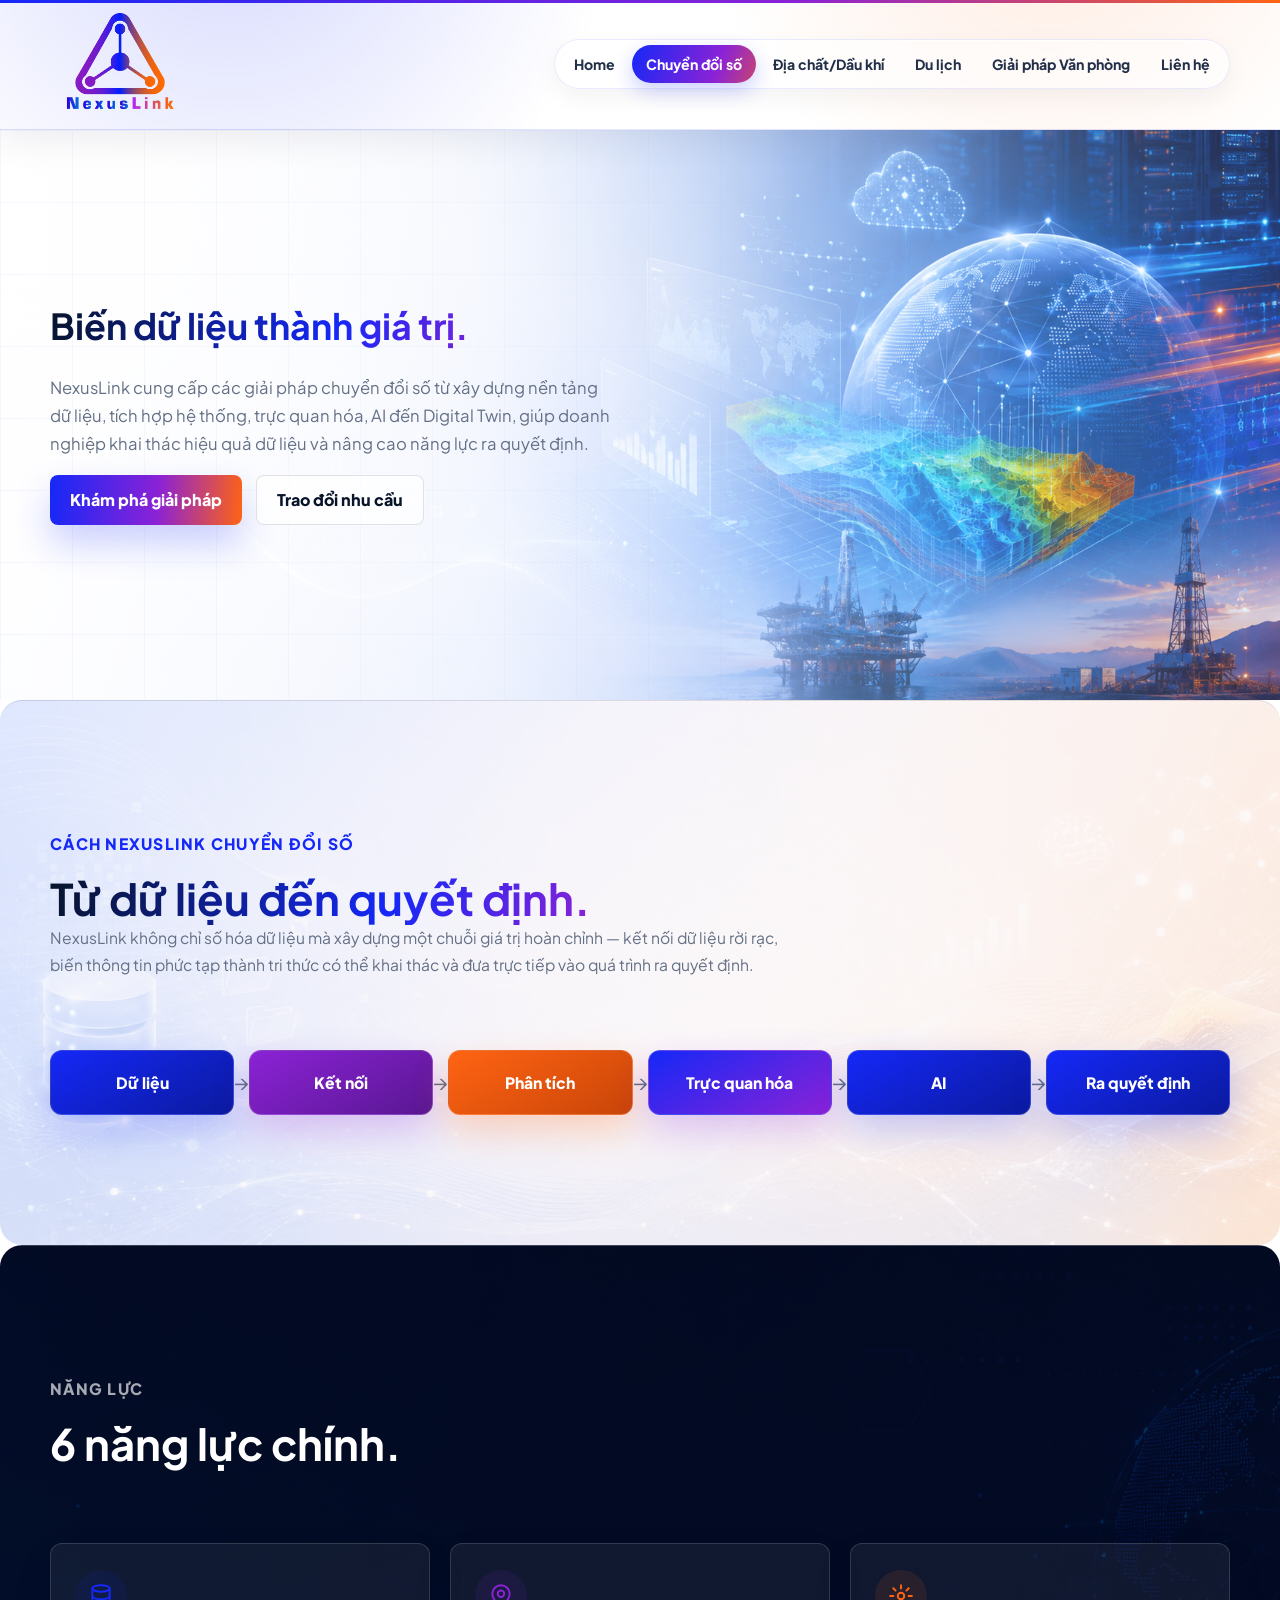
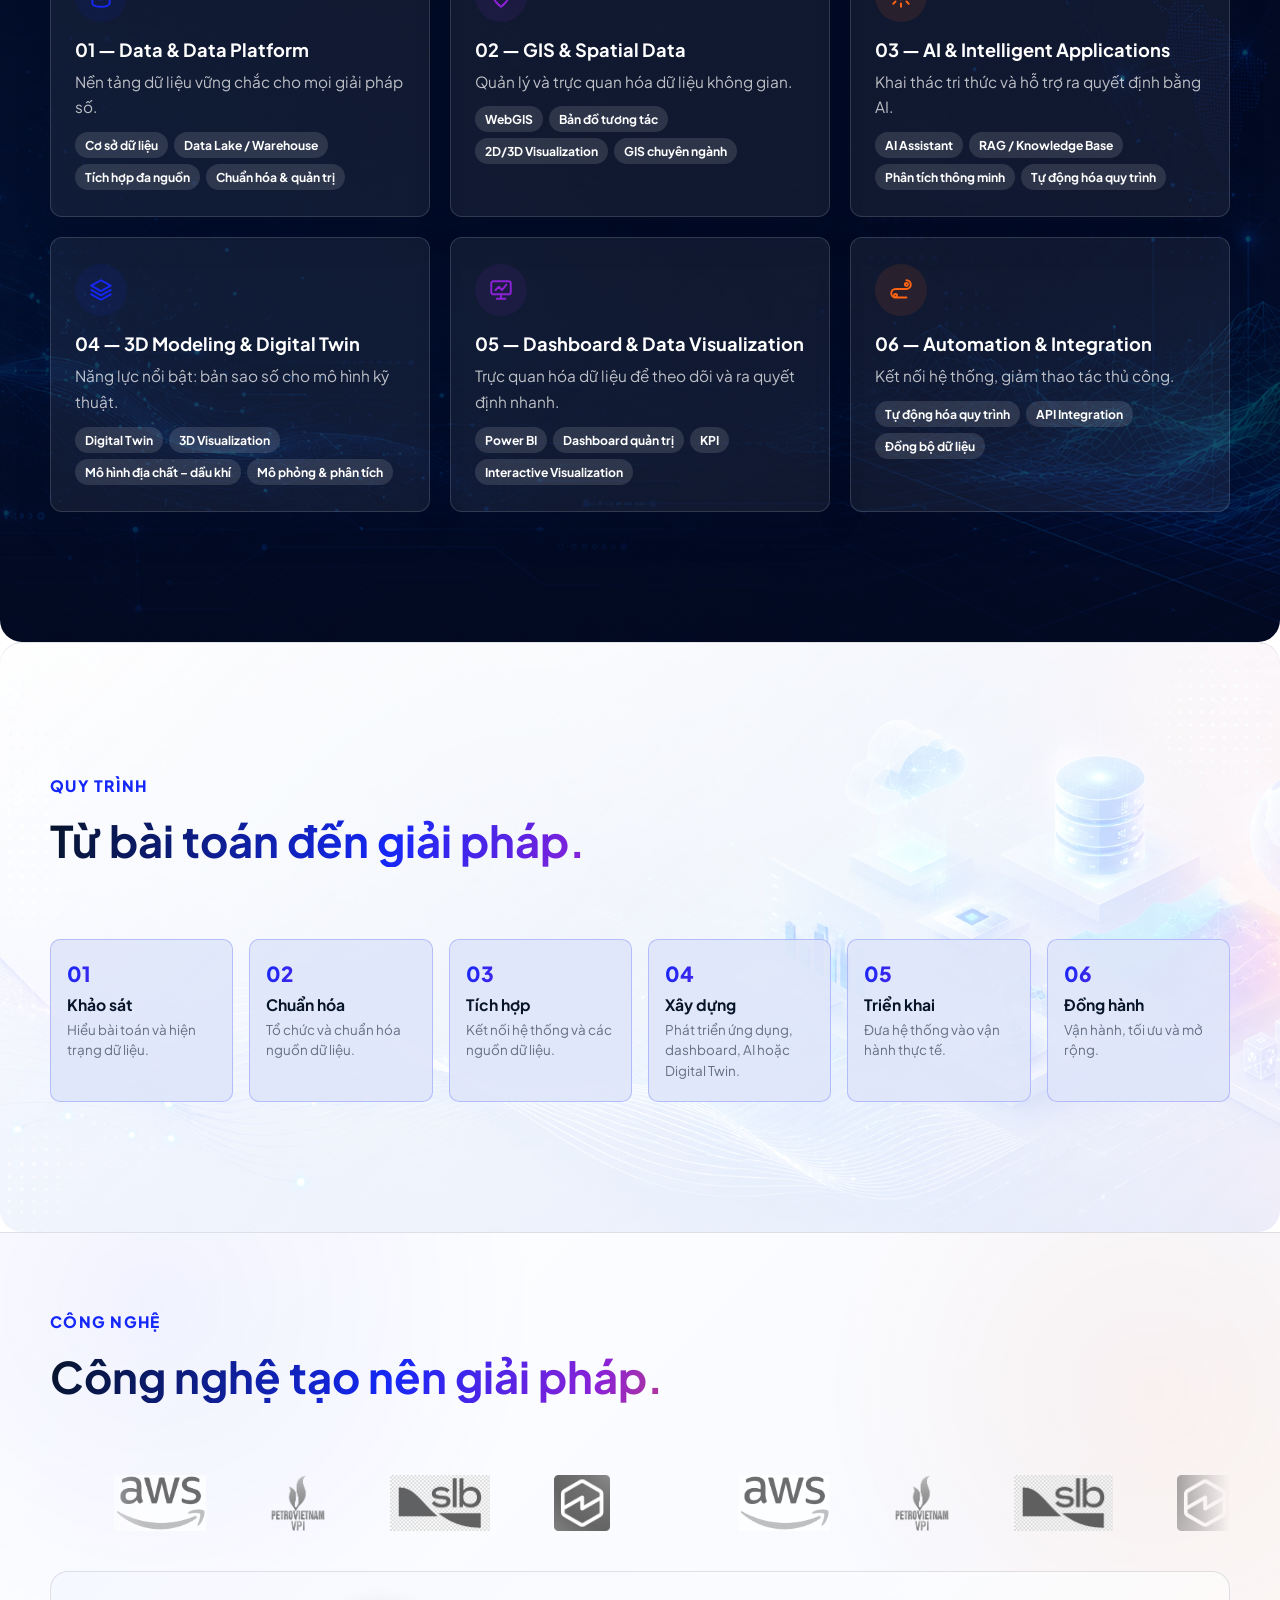
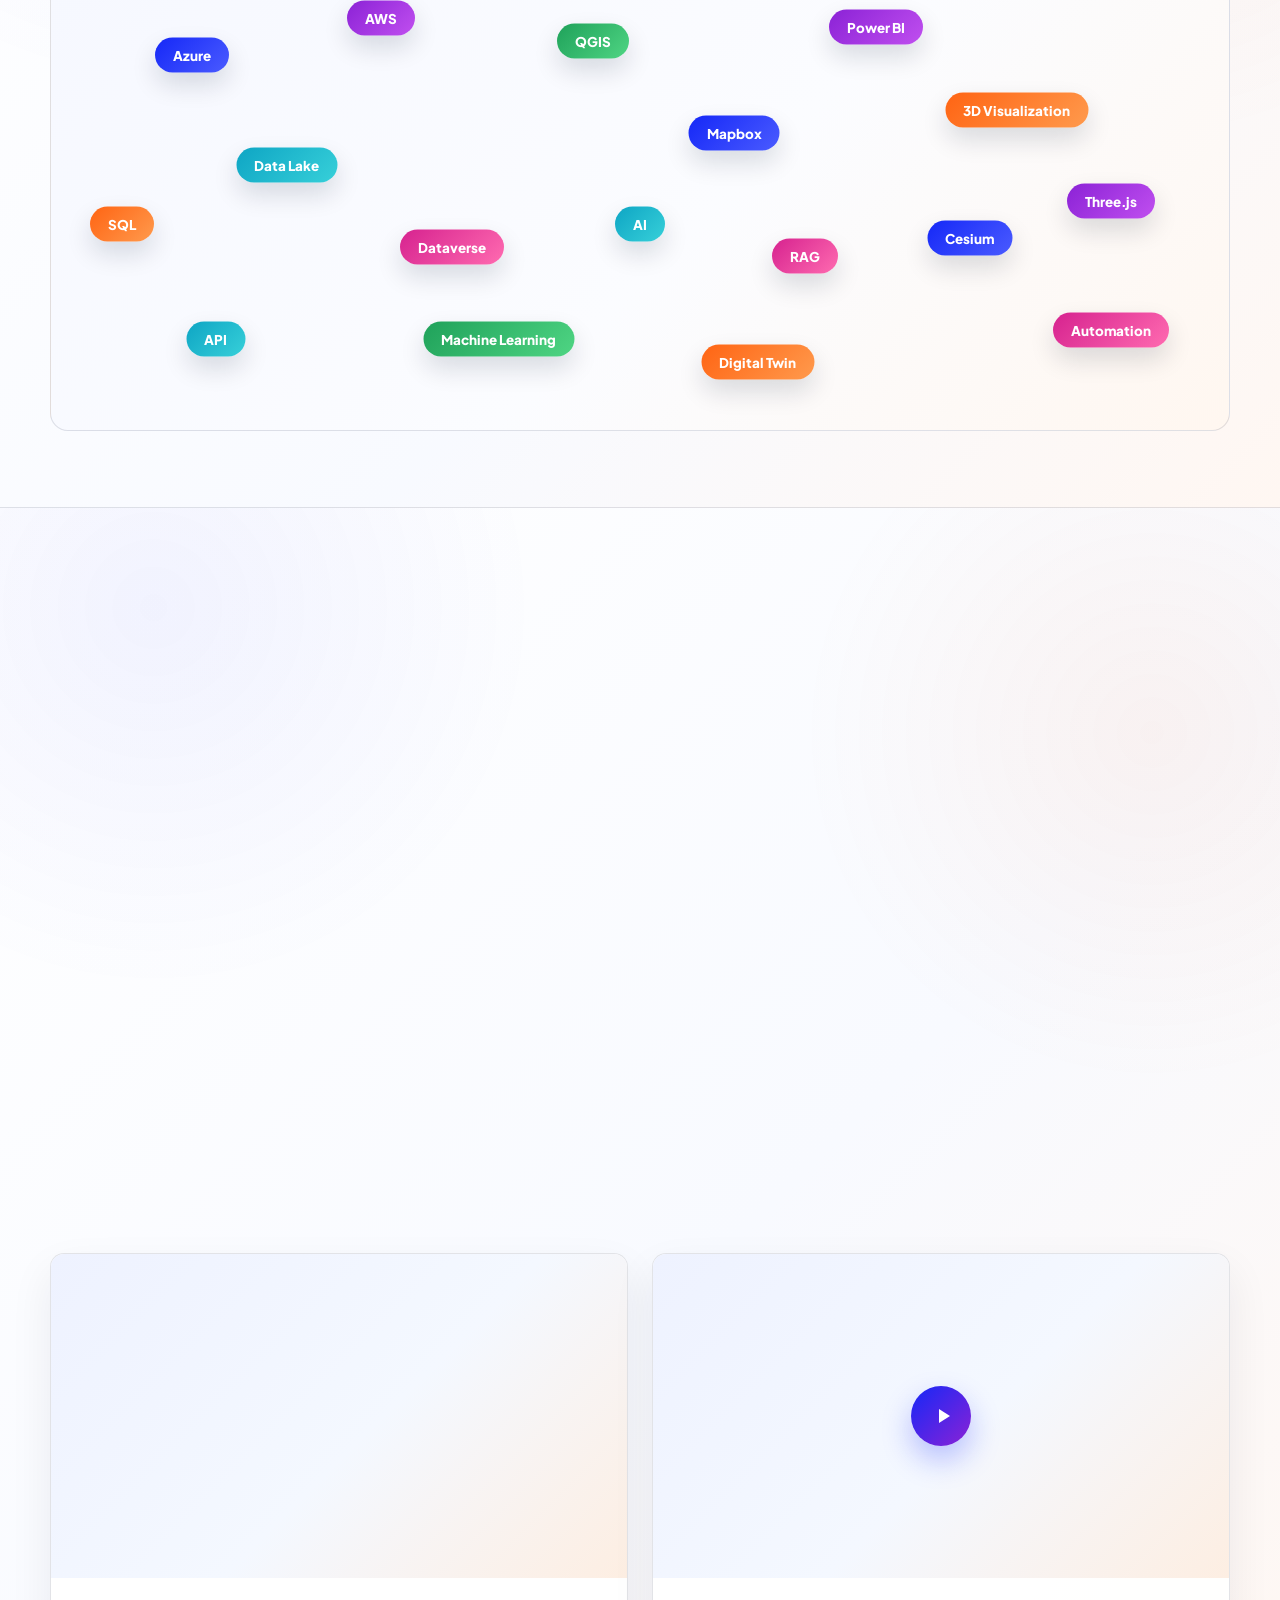
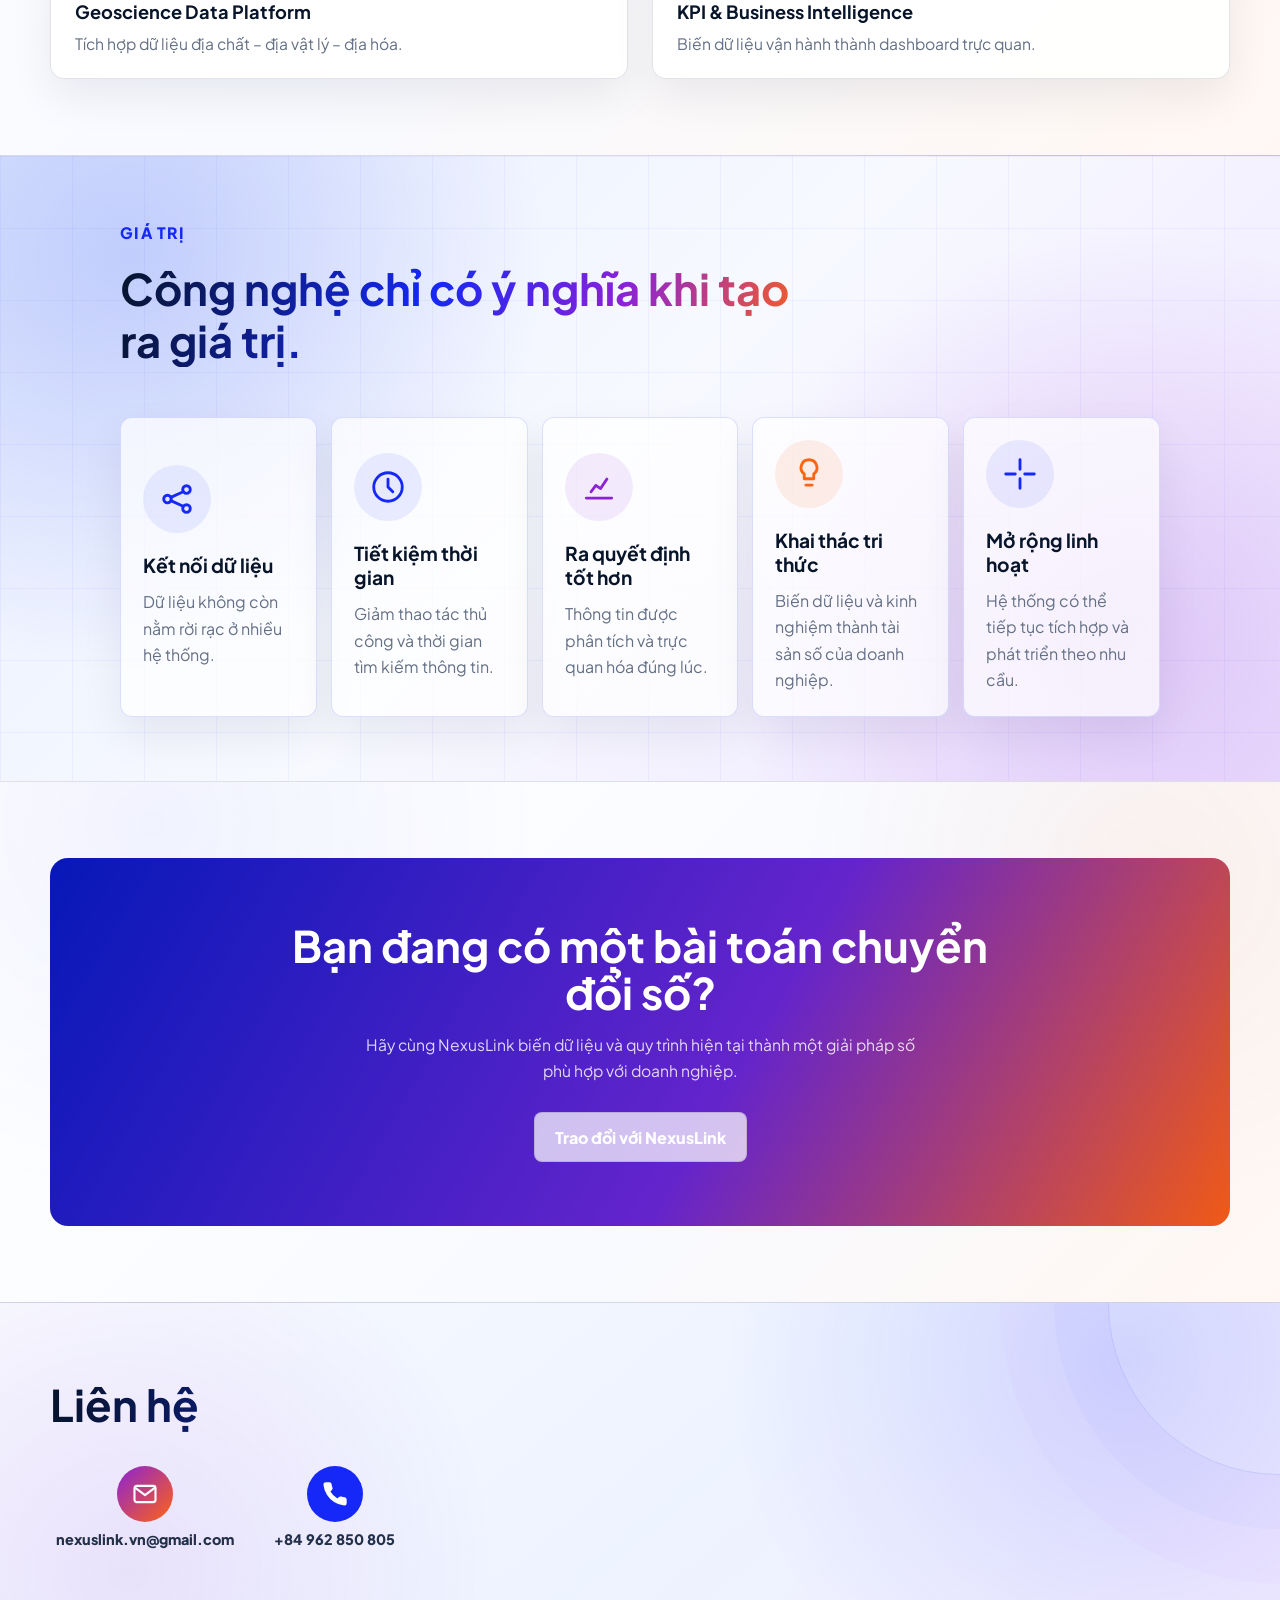
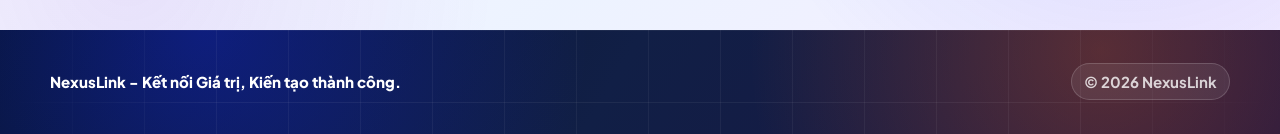
<file: chuyen-doi-so.html>
<!doctype html>
<html lang="vi">
  <head><meta charset="UTF-8" /><meta name="viewport" content="width=device-width, initial-scale=1.0" /><meta name="description" content="NexusLink tư vấn và triển khai chuyển đổi số: Data, GIS, AI, 3D và Digital Twin, biến dữ liệu thành giá trị cho doanh nghiệp và ngành dầu khí." /><title>Chuyển đổi số | NexusLink</title><link rel="stylesheet" href="styles.css" /></head>
  <body id="top">
    <header class="site-header"><nav class="nav" aria-label="Điều hướng chính"><a class="brand" href="index.html"><img src="Logo nexuslink.png" alt="NexusLink" /></a><button class="nav-toggle" type="button" aria-expanded="false" aria-controls="nav-menu"><span></span><span></span><span></span></button><div class="nav-menu" id="nav-menu"><a href="index.html">Home</a><a class="active" href="chuyen-doi-so.html">Chuyển đổi số</a><a href="ky-thuat-dau-khi.html">Địa chất/Dầu khí</a><a href="du-lich.html">Du lịch</a><a href="vat-tu.html">Giải pháp Văn phòng</a><a href="lien-he.html">Liên hệ</a></div></nav></header>
    <main>

      <section class="subpage-hero digital-theme"><div class="section-inner subpage-grid">
        <div class="reveal digital-hero-content">
          <h1>Biến dữ liệu thành giá trị.</h1>
          <p>NexusLink cung cấp các giải pháp chuyển đổi số từ xây dựng nền tảng dữ liệu, tích hợp hệ thống, trực quan hóa, AI đến Digital Twin, giúp doanh nghiệp khai thác hiệu quả dữ liệu và nâng cao năng lực ra quyết định.</p>
          <div class="hero-cta">
            <a class="btn primary" href="#nang-luc">Khám phá giải pháp</a>
            <a class="btn ghost" href="lien-he.html">Trao đổi nhu cầu</a>
          </div>
        </div>
      </div></section>

      <section class="section flow-section"><div class="section-inner">
        <div class="section-heading reveal"><p class="eyebrow">Cách NexusLink chuyển đổi số</p><h2>Từ dữ liệu đến quyết định.</h2><p>NexusLink không chỉ số hóa dữ liệu mà xây dựng một chuỗi giá trị hoàn chỉnh — kết nối dữ liệu rời rạc, biến thông tin phức tạp thành tri thức có thể khai thác và đưa trực tiếp vào quá trình ra quyết định.</p></div>
        <div class="flow-steps reveal">
          <div class="flow-step"><div class="flow-step-card"><span>Dữ liệu</span></div></div>
          <div class="flow-arrow">→</div>
          <div class="flow-step"><div class="flow-step-card"><span>Kết nối</span></div></div>
          <div class="flow-arrow">→</div>
          <div class="flow-step"><div class="flow-step-card"><span>Phân tích</span></div></div>
          <div class="flow-arrow">→</div>
          <div class="flow-step"><div class="flow-step-card"><span>Trực quan hóa</span></div></div>
          <div class="flow-arrow">→</div>
          <div class="flow-step"><div class="flow-step-card"><span>AI</span></div></div>
          <div class="flow-arrow">→</div>
          <div class="flow-step"><div class="flow-step-card"><span>Ra quyết định</span></div></div>
        </div>
      </div></section>

      <section class="section capability6-section" id="nang-luc"><div class="section-inner">
        <div class="section-heading reveal"><p class="eyebrow">Năng lực</p><h2>6 năng lực chính.</h2></div>
        <div class="capability-grid6">
          <article class="capability-card6 reveal">
            <div class="capability-card6-icon"><svg viewBox="0 0 24 24"><ellipse cx="12" cy="5" rx="8" ry="3"/><path d="M4 5v14c0 1.66 3.58 3 8 3s8-1.34 8-3V5"/><path d="M4 12c0 1.66 3.58 3 8 3s8-1.34 8-3"/></svg></div>
            <h3>01 — Data &amp; Data Platform</h3>
            <p>Nền tảng dữ liệu vững chắc cho mọi giải pháp số.</p>
            <ul class="capability-card6-tags"><li>Cơ sở dữ liệu</li><li>Data Lake / Warehouse</li><li>Tích hợp đa nguồn</li><li>Chuẩn hóa &amp; quản trị</li></ul>
          </article>
          <article class="capability-card6 reveal">
            <div class="capability-card6-icon"><svg viewBox="0 0 24 24"><path d="M12 2C7.6 2 4 5.6 4 10c0 6 8 12 8 12s8-6 8-12c0-4.4-3.6-8-8-8Z"/><circle cx="12" cy="10" r="3"/></svg></div>
            <h3>02 — GIS &amp; Spatial Data</h3>
            <p>Quản lý và trực quan hóa dữ liệu không gian.</p>
            <ul class="capability-card6-tags"><li>WebGIS</li><li>Bản đồ tương tác</li><li>2D/3D Visualization</li><li>GIS chuyên ngành</li></ul>
          </article>
          <article class="capability-card6 reveal">
            <div class="capability-card6-icon"><svg viewBox="0 0 24 24"><circle cx="12" cy="12" r="3"/><path d="M12 2v3M12 19v3M2 12h3M19 12h3M4.9 4.9l2.1 2.1M17 17l2.1 2.1M19.1 4.9 17 7M7 17l-2.1 2.1"/></svg></div>
            <h3>03 — AI &amp; Intelligent Applications</h3>
            <p>Khai thác tri thức và hỗ trợ ra quyết định bằng AI.</p>
            <ul class="capability-card6-tags"><li>AI Assistant</li><li>RAG / Knowledge Base</li><li>Phân tích thông minh</li><li>Tự động hóa quy trình</li></ul>
          </article>
          <article class="capability-card6 reveal">
            <div class="capability-card6-icon"><svg viewBox="0 0 24 24"><path d="M12 3 3 8l9 5 9-5-9-5Z"/><path d="M3 16l9 5 9-5M3 12l9 5 9-5"/></svg></div>
            <h3>04 — 3D Modeling &amp; Digital Twin</h3>
            <p>Năng lực nổi bật: bản sao số cho mô hình kỹ thuật.</p>
            <ul class="capability-card6-tags"><li>Digital Twin</li><li>3D Visualization</li><li>Mô hình địa chất – dầu khí</li><li>Mô phỏng &amp; phân tích</li></ul>
          </article>
          <article class="capability-card6 reveal">
            <div class="capability-card6-icon"><svg viewBox="0 0 24 24"><rect x="3" y="4" width="18" height="12" rx="2"/><path d="M8 20h8M12 16v4"/><path d="M7 12l3-3 3 3 4-5"/></svg></div>
            <h3>05 — Dashboard &amp; Data Visualization</h3>
            <p>Trực quan hóa dữ liệu để theo dõi và ra quyết định nhanh.</p>
            <ul class="capability-card6-tags"><li>Power BI</li><li>Dashboard quản trị</li><li>KPI</li><li>Interactive Visualization</li></ul>
          </article>
          <article class="capability-card6 reveal">
            <div class="capability-card6-icon"><svg viewBox="0 0 24 24"><path d="M17 3a4 4 0 0 1 0 8H7a4 4 0 0 0 0 8h10"/><circle cx="17" cy="7" r="1.4"/><circle cx="7" cy="17" r="1.4"/></svg></div>
            <h3>06 — Automation &amp; Integration</h3>
            <p>Kết nối hệ thống, giảm thao tác thủ công.</p>
            <ul class="capability-card6-tags"><li>Tự động hóa quy trình</li><li>API Integration</li><li>Đồng bộ dữ liệu</li></ul>
          </article>
        </div>
      </div></section>

      <section class="section timeline-section"><div class="section-inner">
        <div class="section-heading reveal"><p class="eyebrow">Quy trình</p><h2>Từ bài toán đến giải pháp.</h2></div>
        <div class="timeline-steps">
          <article class="timeline-step reveal"><span class="list-number">01</span><h3>Khảo sát</h3><p>Hiểu bài toán và hiện trạng dữ liệu.</p></article>
          <article class="timeline-step reveal"><span class="list-number">02</span><h3>Chuẩn hóa</h3><p>Tổ chức và chuẩn hóa nguồn dữ liệu.</p></article>
          <article class="timeline-step reveal"><span class="list-number">03</span><h3>Tích hợp</h3><p>Kết nối hệ thống và các nguồn dữ liệu.</p></article>
          <article class="timeline-step reveal"><span class="list-number">04</span><h3>Xây dựng</h3><p>Phát triển ứng dụng, dashboard, AI hoặc Digital Twin.</p></article>
          <article class="timeline-step reveal"><span class="list-number">05</span><h3>Triển khai</h3><p>Đưa hệ thống vào vận hành thực tế.</p></article>
          <article class="timeline-step reveal"><span class="list-number">06</span><h3>Đồng hành</h3><p>Vận hành, tối ưu và mở rộng.</p></article>
        </div>
      </div></section>

      <section class="section"><div class="section-inner">
        <div class="section-heading reveal"><p class="eyebrow">Công nghệ</p><h2>Công nghệ tạo nên giải pháp.</h2></div>
        <div class="logo-marquee reveal">
          <div class="logo-marquee-track">
            <span class="logo-marquee-item"><img src="assets/Logo/Amazon_Web_Services_Logo.svg" alt="Amazon Web Services" /></span>
            <span class="logo-marquee-item"><img src="assets/Logo/AWS logo.png" alt="AWS" /></span>
            <span class="logo-marquee-item"><img src="assets/Logo/LogoVPI_gradient.png" alt="VPI" /></span>
            <span class="logo-marquee-item"><img src="assets/Logo/schlumberger-logo-Vq07WZTs.jpg" alt="Schlumberger" /></span>
            <span class="logo-marquee-item"><img src="assets/Logo/Logo Quick Suite.png" alt="Quick Suite" /></span>
            <span class="logo-marquee-item"><img src="assets/Logo/Amazon_Web_Services_Logo.svg" alt="Amazon Web Services" /></span>
            <span class="logo-marquee-item"><img src="assets/Logo/AWS logo.png" alt="AWS" /></span>
            <span class="logo-marquee-item"><img src="assets/Logo/LogoVPI_gradient.png" alt="VPI" /></span>
            <span class="logo-marquee-item"><img src="assets/Logo/schlumberger-logo-Vq07WZTs.jpg" alt="Schlumberger" /></span>
            <span class="logo-marquee-item"><img src="assets/Logo/Logo Quick Suite.png" alt="Quick Suite" /></span>
          </div>
        </div>
        <div class="tech-cloud reveal">
          <span class="tech-node c1" style="top:18%; left:12%;">Azure</span>
          <span class="tech-node c2" style="top:10%; left:28%;">AWS</span>
          <span class="tech-node c3" style="top:55%; left:6%;">SQL</span>
          <span class="tech-node c4" style="top:42%; left:20%;">Data Lake</span>
          <span class="tech-node c5" style="top:60%; left:34%;">Dataverse</span>
          <span class="tech-node c6" style="top:15%; left:46%;">QGIS</span>
          <span class="tech-node c1" style="top:35%; left:58%;">Mapbox</span>
          <span class="tech-node c2" style="top:12%; left:70%;">Power BI</span>
          <span class="tech-node c3" style="top:30%; left:82%;">3D Visualization</span>
          <span class="tech-node c4" style="top:55%; left:50%;">AI</span>
          <span class="tech-node c5" style="top:62%; left:64%;">RAG</span>
          <span class="tech-node c6" style="top:80%; left:38%;">Machine Learning</span>
          <span class="tech-node c1" style="top:58%; left:78%;">Cesium</span>
          <span class="tech-node c2" style="top:50%; left:90%;">Three.js</span>
          <span class="tech-node c3" style="top:85%; left:60%;">Digital Twin</span>
          <span class="tech-node c4" style="top:80%; left:14%;">API</span>
          <span class="tech-node c5" style="top:78%; left:90%;">Automation</span>
        </div>
      </div></section>

      <section class="section"><div class="section-inner">
        <div class="section-heading reveal"><p class="eyebrow">Case study</p><h2>Những bài toán chúng tôi đang giải quyết.</h2></div>
        <div class="case-grid">
          <article class="case-card reveal">
            <a class="case-card-media has-video" href="https://drive.google.com/file/d/1W4HgVP1p3Qrym5VmF0THwFspEhxZkg9P/view" target="_blank" rel="noopener noreferrer" aria-label="Xem video 3D Modelling">
              <span class="case-play-icon" aria-hidden="true"><svg viewBox="0 0 24 24"><path d="M8 5v14l11-7Z"/></svg></span>
            </a>
            <div class="case-card-body"><h3>VPI Digital Twin</h3><p>Nền tảng dữ liệu và tri thức số cho ngành dầu khí.</p></div>
          </article>
          <article class="case-card reveal">
            <a class="case-card-media has-video" href="https://drive.google.com/file/d/1C9fGDfQnaKEmjS92FFq0H5eMewfDMus4/view" target="_blank" rel="noopener noreferrer" aria-label="Xem video Chat Bot">
              <span class="case-play-icon" aria-hidden="true"><svg viewBox="0 0 24 24"><path d="M8 5v14l11-7Z"/></svg></span>
            </a>
            <div class="case-card-body"><h3>PetroLogic AI</h3><p>AI Assistant khai thác tri thức và dữ liệu dầu khí.</p></div>
          </article>
          <article class="case-card reveal">
            <div class="case-card-media"></div>
            <div class="case-card-body"><h3>Geoscience Data Platform</h3><p>Tích hợp dữ liệu địa chất – địa vật lý – địa hóa.</p></div>
          </article>
          <article class="case-card reveal">
            <a class="case-card-media has-video" href="https://drive.google.com/file/d/116gyEYDOCkV-x7gb4fro-g9sxeChfyVx/view" target="_blank" rel="noopener noreferrer" aria-label="Xem video Dashboard">
              <span class="case-play-icon" aria-hidden="true"><svg viewBox="0 0 24 24"><path d="M8 5v14l11-7Z"/></svg></span>
            </a>
            <div class="case-card-body"><h3>KPI &amp; Business Intelligence</h3><p>Biến dữ liệu vận hành thành dashboard trực quan.</p></div>
          </article>
        </div>
      </div></section>

      <section class="section why-section"><div class="section-inner">
        <div class="section-heading reveal"><p class="eyebrow">Giá trị</p><h2>Công nghệ chỉ có ý nghĩa khi tạo ra giá trị.</h2></div>
        <div class="why-list why-list-5">
          <article class="why-item reveal"><div class="why-icon"><svg viewBox="0 0 24 24"><circle cx="6" cy="12" r="2.4"/><circle cx="18" cy="6" r="2.4"/><circle cx="18" cy="18" r="2.4"/><path d="M8.1 11l7.8-3.6M8.1 13l7.8 3.6"/></svg></div><h3>Kết nối dữ liệu</h3><p>Dữ liệu không còn nằm rời rạc ở nhiều hệ thống.</p></article>
          <article class="why-item reveal"><div class="why-icon"><svg viewBox="0 0 24 24"><circle cx="12" cy="12" r="9"/><path d="M12 7v5l3 3"/></svg></div><h3>Tiết kiệm thời gian</h3><p>Giảm thao tác thủ công và thời gian tìm kiếm thông tin.</p></article>
          <article class="why-item reveal"><div class="why-icon"><svg viewBox="0 0 24 24"><path d="M4 19h16M7 15l3-4 3 2 4-6"/></svg></div><h3>Ra quyết định tốt hơn</h3><p>Thông tin được phân tích và trực quan hóa đúng lúc.</p></article>
          <article class="why-item reveal"><div class="why-icon"><svg viewBox="0 0 24 24"><path d="M12 3a5 5 0 0 0-3 9v3h6v-3a5 5 0 0 0-3-9Z"/><path d="M10 19h4"/></svg></div><h3>Khai thác tri thức</h3><p>Biến dữ liệu và kinh nghiệm thành tài sản số của doanh nghiệp.</p></article>
          <article class="why-item reveal"><div class="why-icon"><svg viewBox="0 0 24 24"><path d="M12 3v6M12 15v6M3 12h6M15 12h6"/></svg></div><h3>Mở rộng linh hoạt</h3><p>Hệ thống có thể tiếp tục tích hợp và phát triển theo nhu cầu.</p></article>
        </div>
      </div></section>

      <section class="section"><div class="section-inner">
        <div class="final-cta reveal">
          <h2>Bạn đang có một bài toán chuyển đổi số?</h2>
          <p>Hãy cùng NexusLink biến dữ liệu và quy trình hiện tại thành một giải pháp số phù hợp với doanh nghiệp.</p>
          <a class="btn ghost" href="lien-he.html">Trao đổi với NexusLink</a>
        </div>
      </div></section>

      <section class="section home-contact" id="lien-he">
        <div class="section-inner">
          <div class="home-connect reveal">
            <h2>Liên hệ</h2>
            <div class="contact-actions">
              <a class="contact-action email" href="mailto:nexuslink.vn@gmail.com" aria-label="Gửi email tới nexuslink.vn@gmail.com">
                <span class="contact-action-icon" aria-hidden="true">
                  <svg viewBox="0 0 24 24"><rect x="3" y="5" width="18" height="14" rx="2"/><path d="m4 7 8 6 8-6"/></svg>
                </span>
                <span>nexuslink.vn@gmail.com</span>
              </a>
              <a class="contact-action" href="tel:+84962850805" aria-label="Gọi điện thoại +84 962 850 805">
                <span class="contact-action-icon" aria-hidden="true">
                  <svg viewBox="0 0 24 24"><path d="M22 16.92v3a2 2 0 0 1-2.18 2 19.79 19.79 0 0 1-8.63-3.07 19.5 19.5 0 0 1-6-6 19.79 19.79 0 0 1-3.07-8.67A2 2 0 0 1 4.11 2h3a2 2 0 0 1 2 1.72c.127.96.361 1.903.7 2.81a2 2 0 0 1-.45 2.11L8.09 9.91a16 16 0 0 0 6 6l1.27-1.27a2 2 0 0 1 2.11-.45c.907.339 1.85.573 2.81.7A2 2 0 0 1 22 16.92z"/></svg>
                </span>
                <span>+84 962 850 805</span>
              </a>
            </div>
          </div>
        </div>
      </section>

    </main>
    <a class="back-to-top" href="#top" aria-label="Về đầu trang" title="Về đầu trang">
      <svg viewBox="0 0 24 24" aria-hidden="true"><path d="m6 14 6-6 6 6" /></svg>
    </a>
    <footer class="footer"><span>NexusLink - Kết nối Giá trị, Kiến tạo thành công.</span><span>© 2026 NexusLink</span></footer><script src="script.js"></script>
  </body>
</html>
</file>
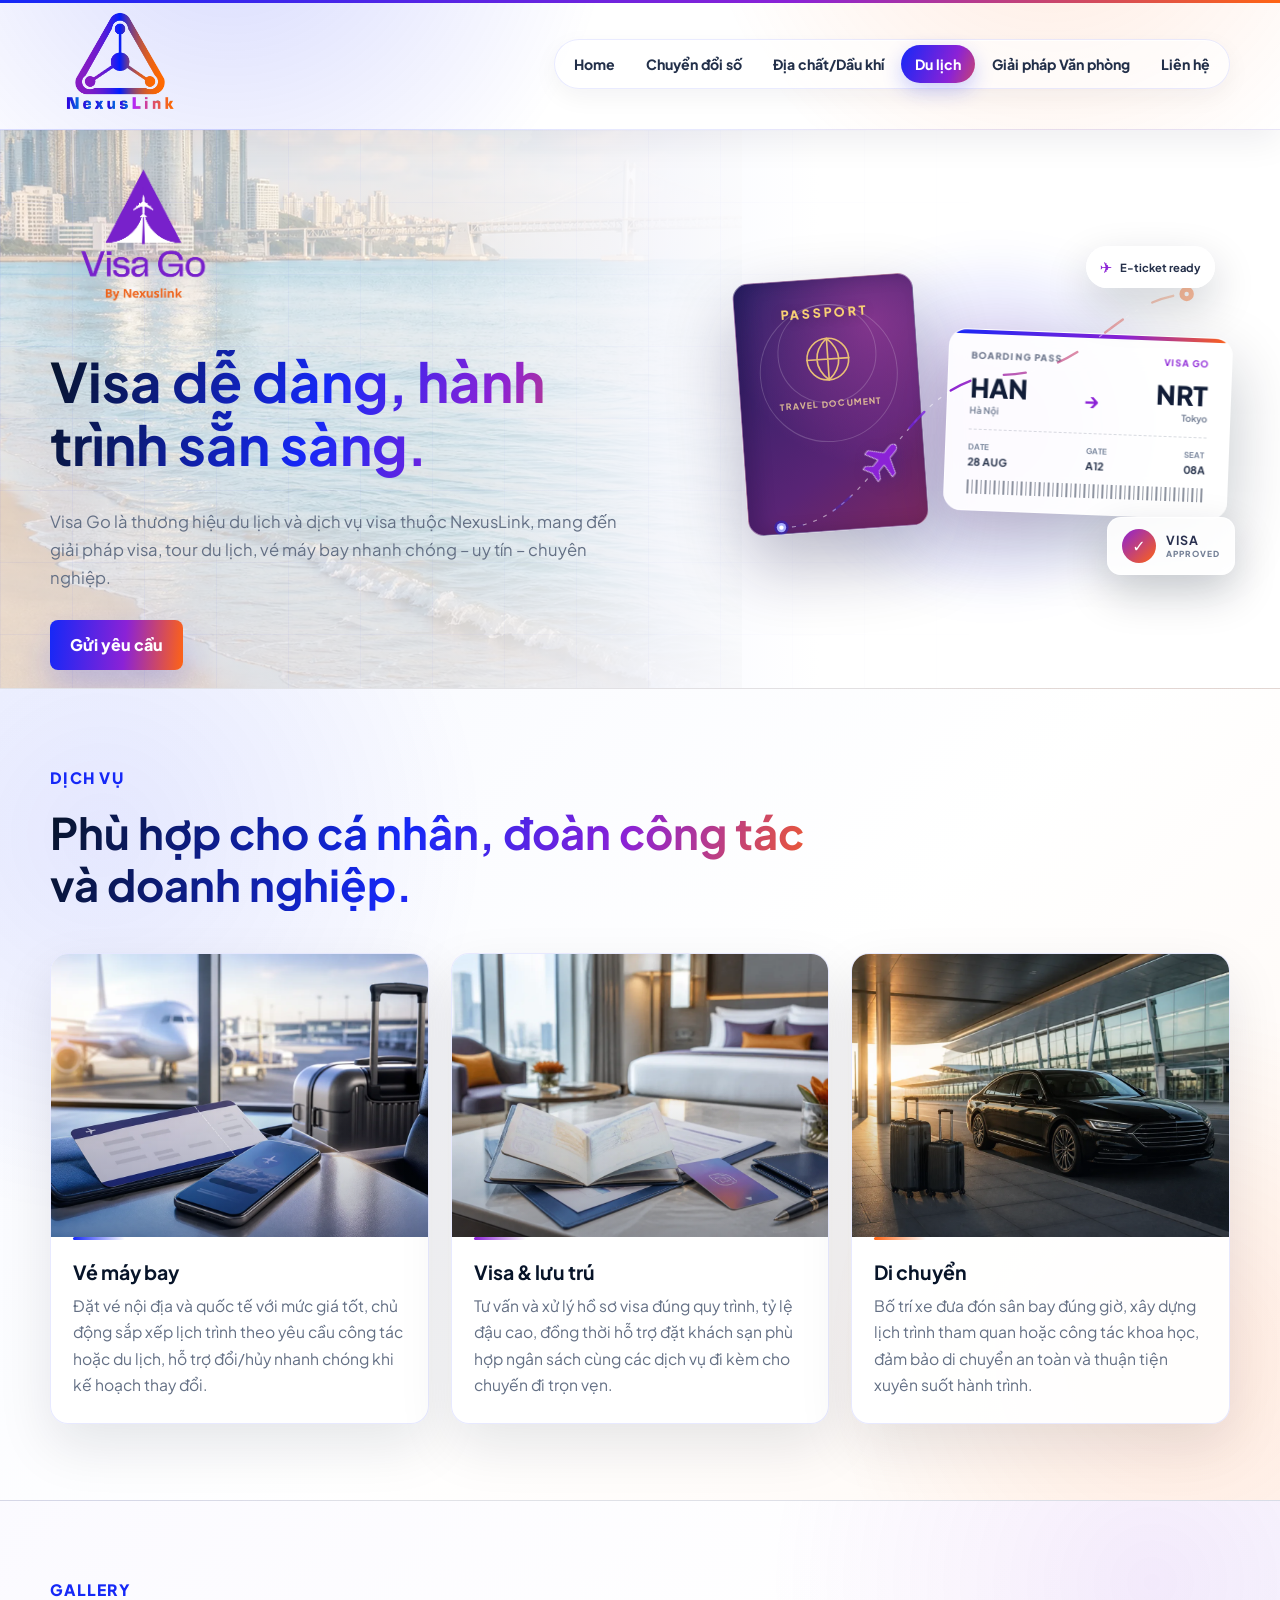
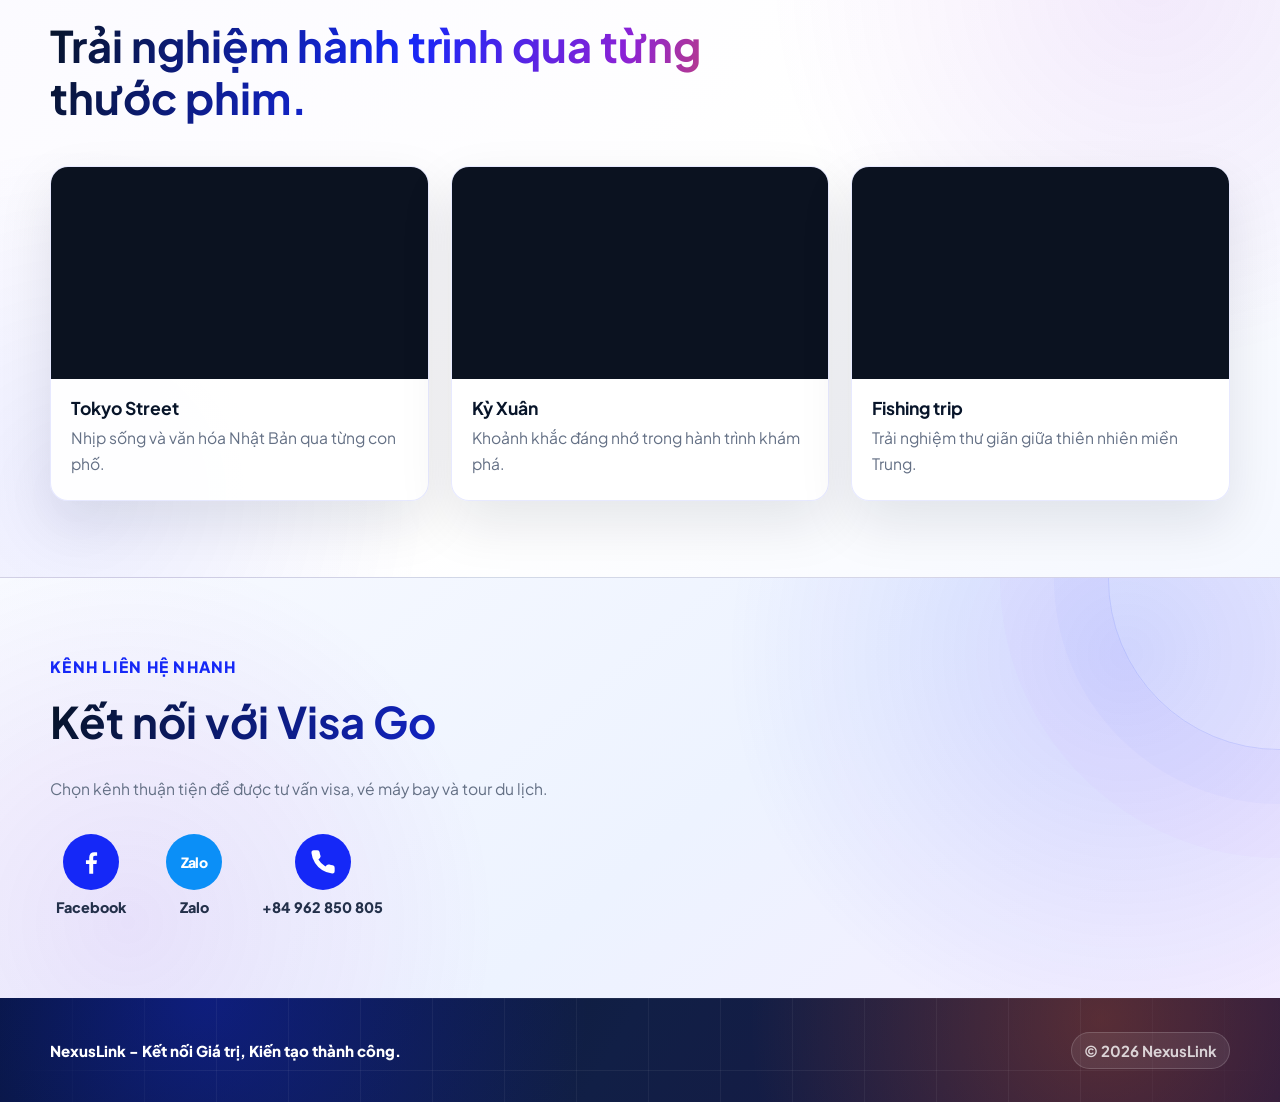
<file: du-lich.html>
<!doctype html>
<html lang="vi">
  <head>
    <meta charset="UTF-8" />
    <meta name="viewport" content="width=device-width, initial-scale=1.0" />
    <meta name="description" content="Dịch vụ du lịch doanh nghiệp của NexusLink: vé máy bay, visa, khách sạn, xe đưa đón và lịch trình công tác." />
    <title>Visa Go | Du lịch & Visa | NexusLink</title>
    <link rel="stylesheet" href="styles.css" />
  </head>
  <body id="top">
    <header class="site-header"><nav class="nav" aria-label="Điều hướng chính"><a class="brand" href="index.html"><img src="Logo nexuslink.png" alt="NexusLink" /></a><button class="nav-toggle" type="button" aria-expanded="false" aria-controls="nav-menu"><span></span><span></span><span></span></button><div class="nav-menu" id="nav-menu"><a href="index.html">Home</a><a href="chuyen-doi-so.html">Chuyển đổi số</a><a href="ky-thuat-dau-khi.html">Địa chất/Dầu khí</a><a class="active" href="du-lich.html">Du lịch</a><a href="vat-tu.html">Giải pháp Văn phòng</a><a href="lien-he.html">Liên hệ</a></div></nav></header>
    <main>
      <section class="subpage-hero travel-page-hero">
        <div class="section-inner subpage-grid">
          <div class="reveal">
            <div class="travel-brand-lockup">
              <img src="Visa Go Logo.png" alt="Visa Go by NexusLink" />
            </div>
            <h1>Visa dễ dàng, hành trình sẵn sàng.</h1>
            <p>Visa Go là thương hiệu du lịch và dịch vụ visa thuộc NexusLink, mang đến giải pháp visa, tour du lịch, vé máy bay nhanh chóng – uy tín – chuyên nghiệp.</p>
            <a class="btn primary" href="lien-he.html">Gửi yêu cầu</a>
          </div>
          <div class="travel-motion reveal" aria-hidden="true">
            <div class="travel-motion-glow"></div>
            <svg class="travel-flight-route" viewBox="0 0 520 420" xmlns="http://www.w3.org/2000/svg">
              <defs>
                <linearGradient id="travel-route-gradient" x1="48" y1="338" x2="470" y2="92" gradientUnits="userSpaceOnUse">
                  <stop stop-color="#1528f7" stop-opacity="0" />
                  <stop offset="0.46" stop-color="#8b22d6" />
                  <stop offset="1" stop-color="#ff6413" stop-opacity="0.25" />
                </linearGradient>
              </defs>
              <path id="travel-flight-path" class="travel-route-base" d="M44 336C146 336 170 176 278 174C373 172 397 94 474 88" />
              <path class="travel-route-flow" d="M44 336C146 336 170 176 278 174C373 172 397 94 474 88" />
              <circle class="travel-route-node node-start" cx="44" cy="336" r="5" />
              <circle class="travel-route-node node-end" cx="474" cy="88" r="5" />
              <g class="travel-plane">
                <g transform="rotate(90)">
                  <path class="travel-plane-shape" d="M0-21c2.4 0 4.2 2.2 4.2 5.2v9.1L19 2.2v5.2L4.2 3.1v8.7l6.2 5.1v4L0 17.8l-10.4 3.1v-4l6.2-5.1V3.1L-19 7.4V2.2l14.8-8.9v-9.1C-4.2-18.8-2.4-21 0-21Z" />
                </g>
                <animateMotion dur="7.2s" repeatCount="indefinite" rotate="auto"><mpath href="#travel-flight-path" /></animateMotion>
              </g>
            </svg>
            <div class="travel-passport-card">
              <span class="passport-title">PASSPORT</span>
              <svg class="passport-emblem" viewBox="0 0 64 64" aria-hidden="true">
                <circle cx="32" cy="32" r="23" />
                <path d="M9 32h46M32 9c8 7 12 15 12 23S40 48 32 55M32 9c-8 7-12 15-12 23s4 16 12 23M32 9v46" />
              </svg>
              <small>TRAVEL DOCUMENT</small>
            </div>
            <div class="travel-ticket-card">
              <div class="ticket-kicker"><span>BOARDING PASS</span><strong>VISA GO</strong></div>
              <div class="ticket-route"><span>HAN<small>Hà Nội</small></span><b>→</b><span>NRT<small>Tokyo</small></span></div>
              <div class="ticket-meta"><span>DATE<strong>28 AUG</strong></span><span>GATE<strong>A12</strong></span><span>SEAT<strong>08A</strong></span></div>
              <div class="ticket-barcode"></div>
            </div>
            <div class="travel-visa-badge">
              <span class="visa-check">✓</span>
              <span><strong>VISA</strong><small>APPROVED</small></span>
            </div>
            <div class="travel-eticket-chip">
              <span>✈</span>
              <strong>E-ticket ready</strong>
            </div>
          </div>
        </div>
      </section>
      <section class="section travel-services-section" id="dich-vu">
        <div class="section-inner">
          <div class="section-heading travel-services-heading reveal">
            <p class="eyebrow">Dịch vụ</p>
            <h2>Phù hợp cho cá nhân, đoàn công tác và doanh nghiệp.</h2>
          </div>
          <div class="travel-service-grid">
            <article class="travel-service-card reveal">
              <div class="travel-service-media">
                <img src="assets/travel-service-flights.webp" alt="Vé máy bay và hành trình tại sân bay" loading="lazy" />
              </div>
              <div class="travel-service-body">
                <h3>Vé máy bay</h3>
                <p>Đặt vé nội địa và quốc tế với mức giá tốt, chủ động sắp xếp lịch trình theo yêu cầu công tác hoặc du lịch, hỗ trợ đổi/hủy nhanh chóng khi kế hoạch thay đổi.</p>
              </div>
            </article>
            <article class="travel-service-card reveal">
              <div class="travel-service-media">
                <img src="assets/travel-service-visa-hotel.webp" alt="Hộ chiếu, hồ sơ visa và dịch vụ lưu trú" loading="lazy" />
              </div>
              <div class="travel-service-body">
                <h3>Visa & lưu trú</h3>
                <p>Tư vấn và xử lý hồ sơ visa đúng quy trình, tỷ lệ đậu cao, đồng thời hỗ trợ đặt khách sạn phù hợp ngân sách cùng các dịch vụ đi kèm cho chuyến đi trọn vẹn.</p>
              </div>
            </article>
            <article class="travel-service-card reveal">
              <div class="travel-service-media">
                <img src="assets/travel-service-transport.webp" alt="Xe đưa đón tại sân bay" loading="lazy" />
              </div>
              <div class="travel-service-body">
                <h3>Di chuyển</h3>
                <p>Bố trí xe đưa đón sân bay đúng giờ, xây dựng lịch trình tham quan hoặc công tác khoa học, đảm bảo di chuyển an toàn và thuận tiện xuyên suốt hành trình.</p>
              </div>
            </article>
          </div>
        </div>
      </section>
      <section class="section travel-gallery-section" id="gallery">
        <div class="section-inner">
          <div class="section-heading travel-services-heading reveal">
            <p class="eyebrow">Gallery</p>
            <h2>Trải nghiệm hành trình qua từng thước phim.</h2>
          </div>
          <div class="travel-gallery-grid">
            <article class="travel-gallery-card reveal">
              <iframe src="https://www.youtube.com/embed/OIVrCceATeA" title="Tokyo Street" loading="lazy" allow="accelerometer; autoplay; clipboard-write; encrypted-media; gyroscope; picture-in-picture" allowfullscreen></iframe>
              <div class="travel-gallery-caption">
                <h3>Tokyo Street</h3>
                <p>Nhịp sống và văn hóa Nhật Bản qua từng con phố.</p>
              </div>
            </article>
            <article class="travel-gallery-card reveal">
              <iframe src="https://www.youtube.com/embed/-XknVp3TkM4" title="Ky Xuan" loading="lazy" allow="accelerometer; autoplay; clipboard-write; encrypted-media; gyroscope; picture-in-picture" allowfullscreen></iframe>
              <div class="travel-gallery-caption">
                <h3>Kỳ Xuân</h3>
                <p>Khoảnh khắc đáng nhớ trong hành trình khám phá.</p>
              </div>
            </article>
            <article class="travel-gallery-card reveal">
              <iframe src="https://www.youtube.com/embed/hwTHM3vjhiE" title="Fishing trip" loading="lazy" allow="accelerometer; autoplay; clipboard-write; encrypted-media; gyroscope; picture-in-picture" allowfullscreen></iframe>
              <div class="travel-gallery-caption">
                <h3>Fishing trip</h3>
                <p>Trải nghiệm thư giãn giữa thiên nhiên miền Trung.</p>
              </div>
            </article>
          </div>
        </div>
      </section>
      <section class="section home-contact" id="lien-he">
        <div class="section-inner">
          <div class="home-connect reveal">
            <p class="eyebrow">Kênh liên hệ nhanh</p>
            <h2>Kết nối với Visa Go</h2>
            <p>Chọn kênh thuận tiện để được tư vấn visa, vé máy bay và tour du lịch.</p>
            <div class="contact-actions">
              <a class="contact-action facebook" href="https://www.facebook.com/people/Visa-Go/61576221506054/" target="_blank" rel="noopener noreferrer" aria-label="Mở Facebook Page Visa Go">
                <span class="contact-action-icon" aria-hidden="true">
                  <svg viewBox="0 0 24 24"><path d="M13.65 20v-7.3h2.45l.37-2.85h-2.82V8.03c0-.83.23-1.39 1.42-1.39h1.52V4.09c-.26-.04-1.16-.11-2.21-.11-2.19 0-3.69 1.34-3.69 3.79v2.08H8.21v2.85h2.48V20h2.96Z"/></svg>
                </span>
                <span>Facebook</span>
              </a>
              <a class="contact-action zalo" href="https://zalo.me/0962850805" target="_blank" rel="noopener noreferrer" aria-label="Nhắn Zalo tới số 0962850805">
                <span class="contact-action-icon zalo-mark" aria-hidden="true">Zalo</span>
                <span>Zalo</span>
              </a>
              <a class="contact-action" href="tel:+84962850805" aria-label="Gọi điện thoại +84 962 850 805">
                <span class="contact-action-icon" aria-hidden="true">
                  <svg viewBox="0 0 24 24"><path d="M22 16.92v3a2 2 0 0 1-2.18 2 19.79 19.79 0 0 1-8.63-3.07 19.5 19.5 0 0 1-6-6 19.79 19.79 0 0 1-3.07-8.67A2 2 0 0 1 4.11 2h3a2 2 0 0 1 2 1.72c.127.96.361 1.903.7 2.81a2 2 0 0 1-.45 2.11L8.09 9.91a16 16 0 0 0 6 6l1.27-1.27a2 2 0 0 1 2.11-.45c.907.339 1.85.573 2.81.7A2 2 0 0 1 22 16.92z"/></svg>
                </span>
                <span>+84 962 850 805</span>
              </a>
            </div>
          </div>
        </div>
      </section>
    </main>
    <a class="back-to-top" href="#top" aria-label="Về đầu trang" title="Về đầu trang">
      <svg viewBox="0 0 24 24" aria-hidden="true"><path d="m6 14 6-6 6 6" /></svg>
    </a>
    <footer class="footer"><span>NexusLink - Kết nối Giá trị, Kiến tạo thành công.</span><span>© 2026 NexusLink</span></footer><script src="script.js"></script>
  </body>
</html>
</file>
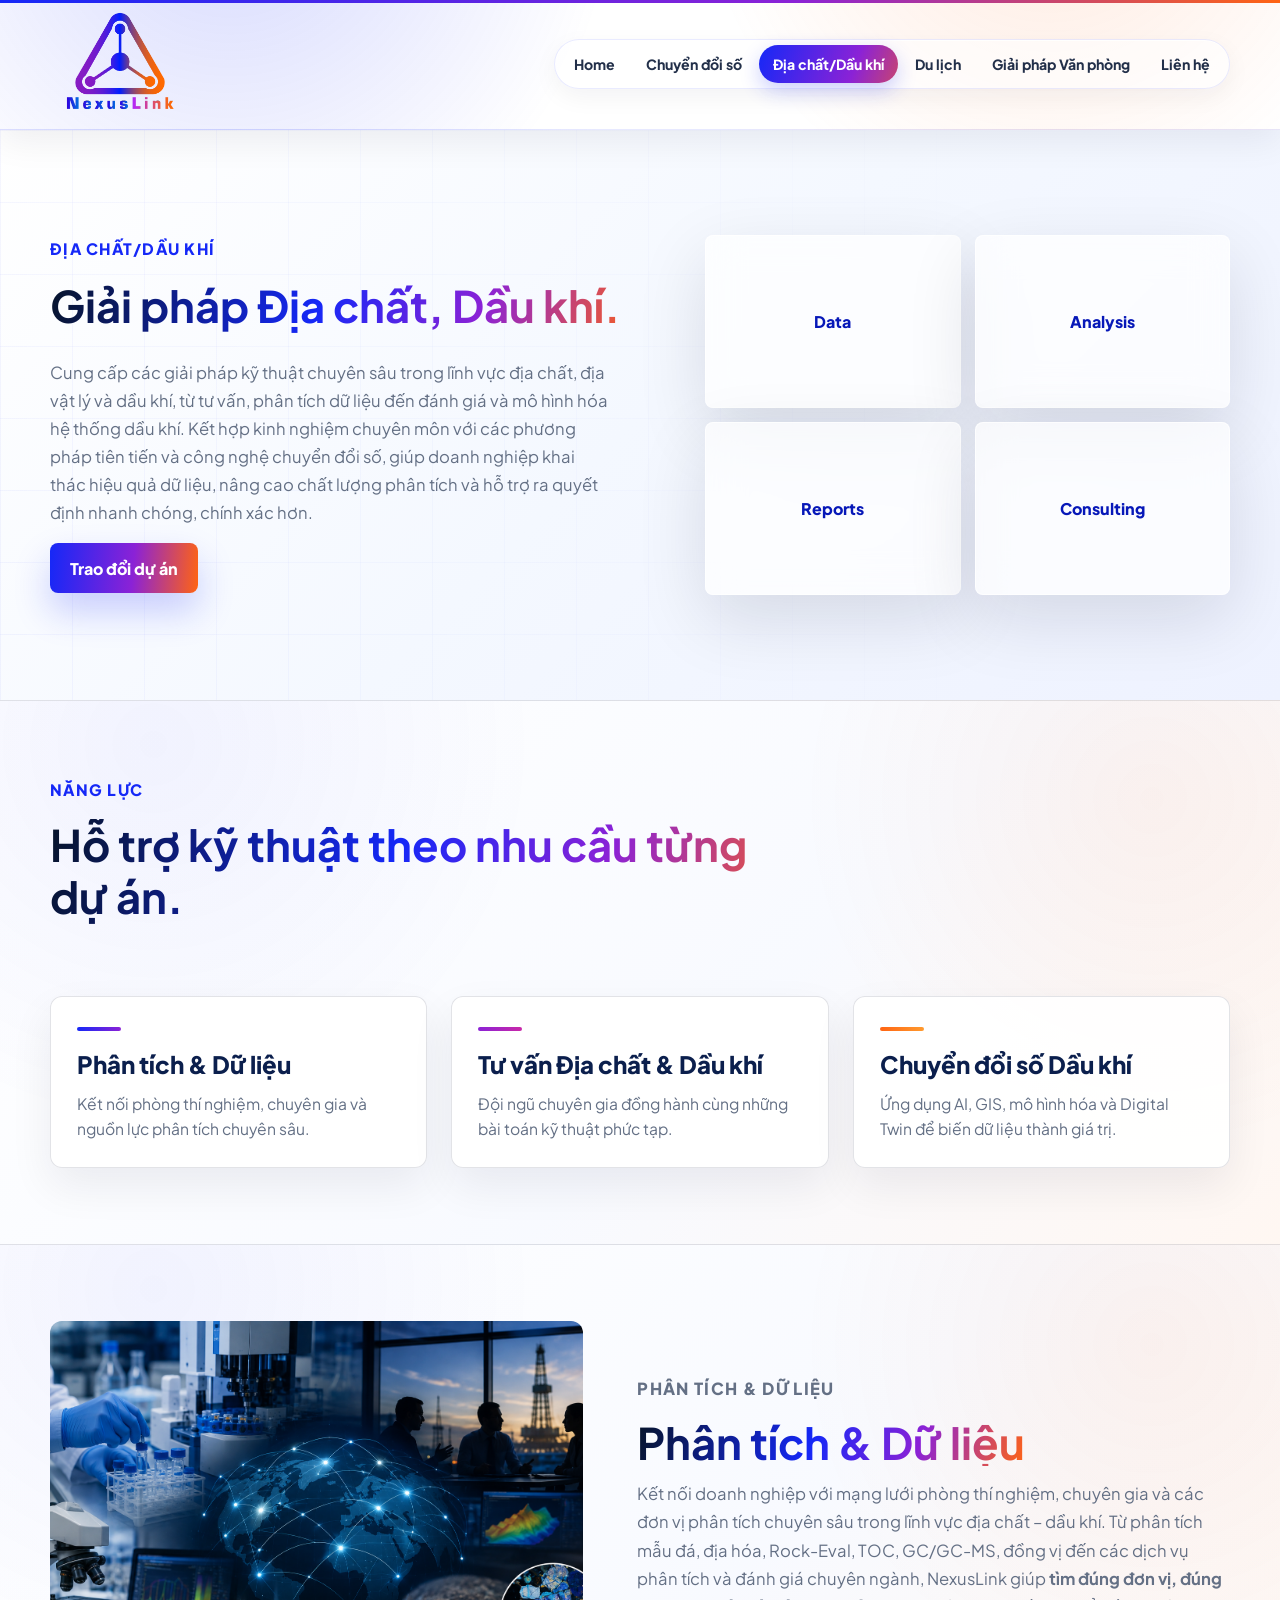
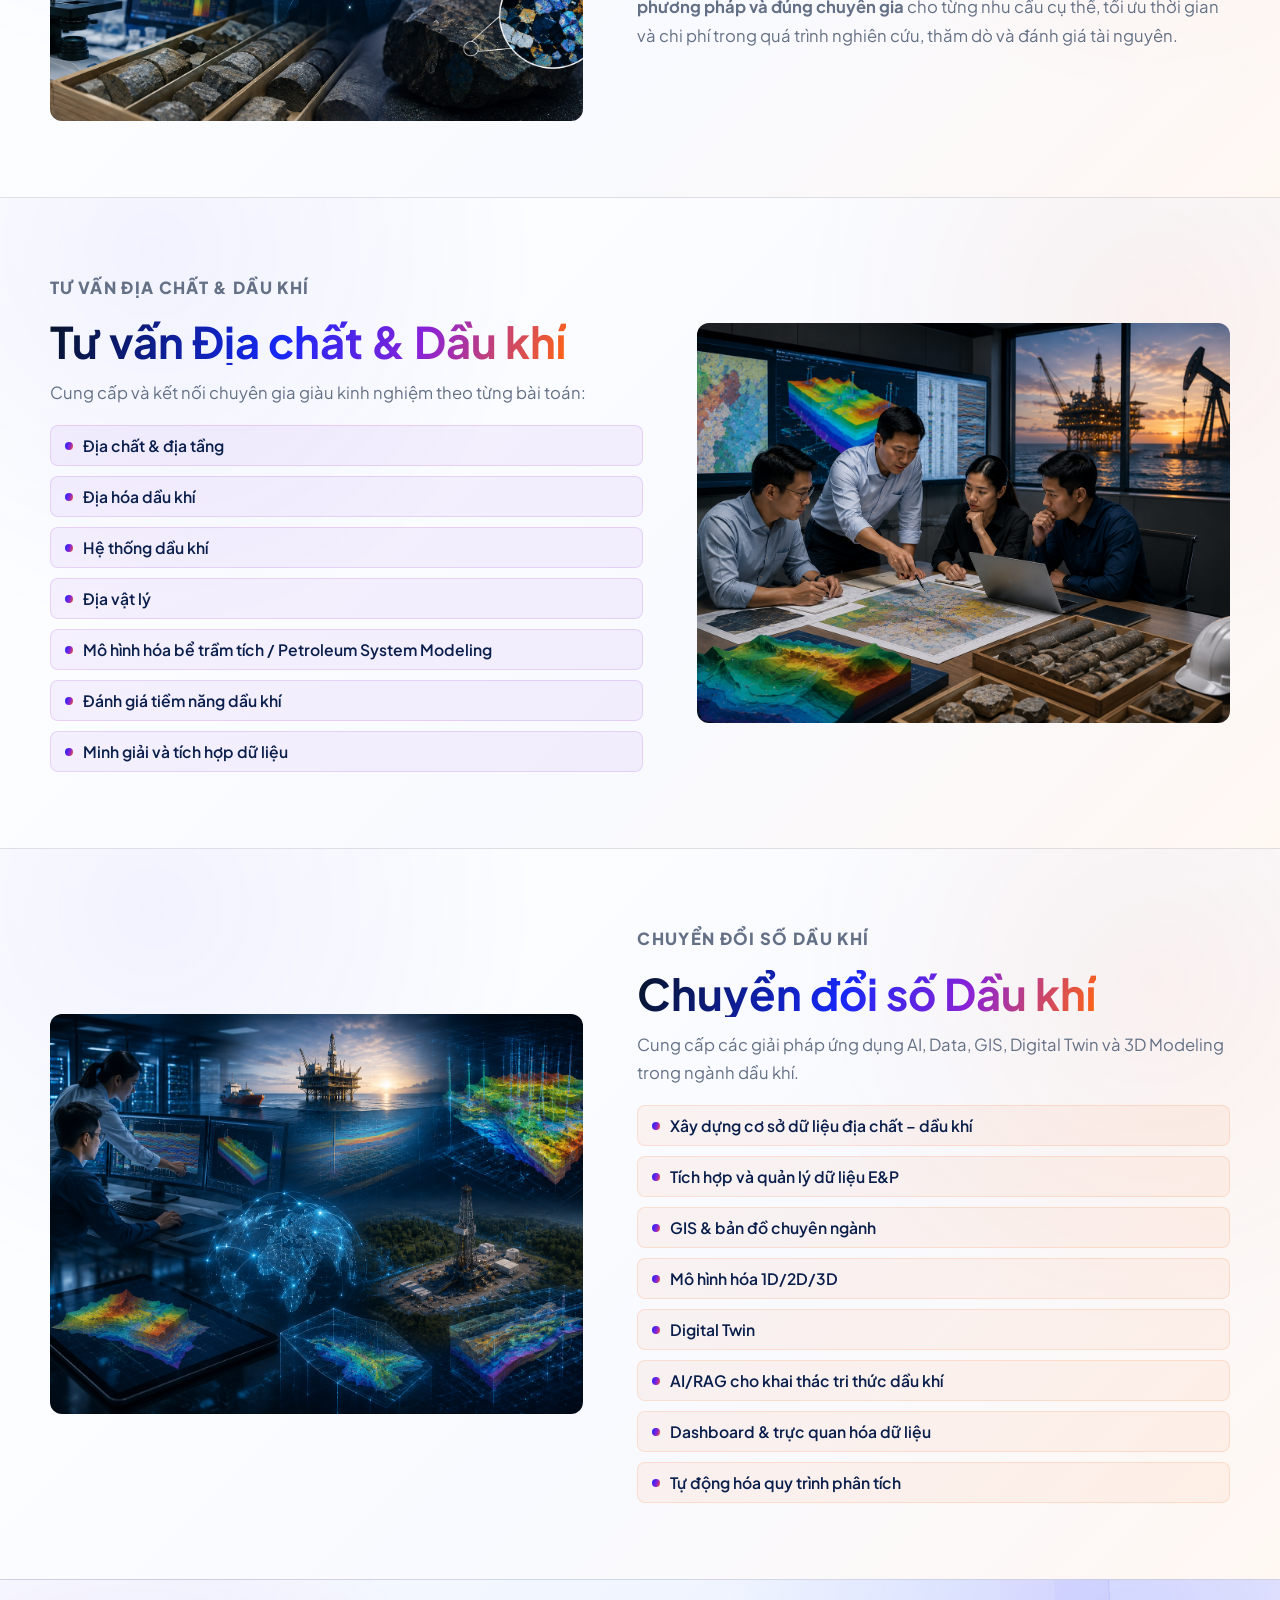
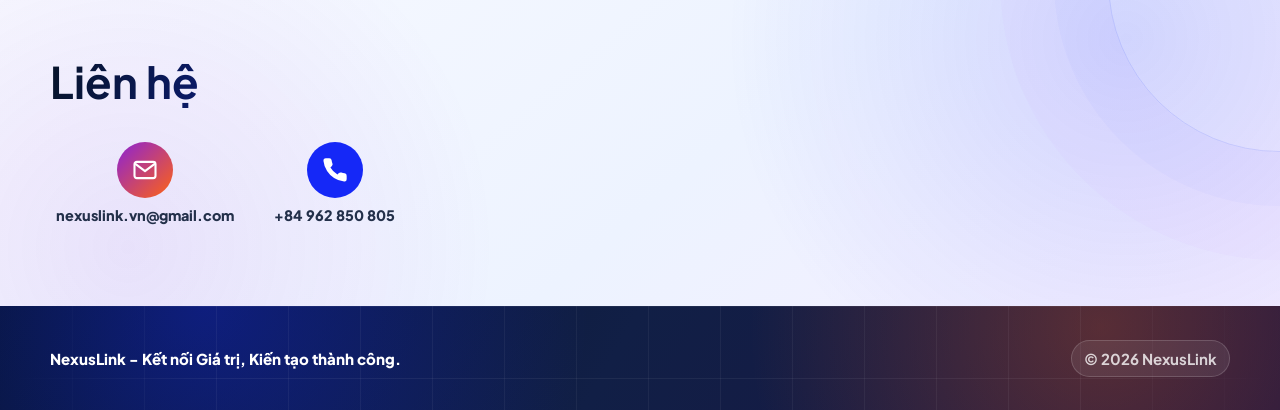
<file: ky-thuat-dau-khi.html>
<!doctype html>
<html lang="vi">
  <head><meta charset="UTF-8" /><meta name="viewport" content="width=device-width, initial-scale=1.0" /><meta name="description" content="NexusLink tư vấn kỹ thuật địa chất dầu khí, phân tích dữ liệu và hỗ trợ báo cáo chuyên sâu." /><title>Địa chất/Dầu khí | NexusLink</title><link rel="stylesheet" href="styles.css" /></head>
  <body id="top">
    <header class="site-header"><nav class="nav" aria-label="Điều hướng chính"><a class="brand" href="index.html"><img src="Logo nexuslink.png" alt="NexusLink" /></a><button class="nav-toggle" type="button" aria-expanded="false" aria-controls="nav-menu"><span></span><span></span><span></span></button><div class="nav-menu" id="nav-menu"><a href="index.html">Home</a><a href="chuyen-doi-so.html">Chuyển đổi số</a><a class="active" href="ky-thuat-dau-khi.html">Địa chất/Dầu khí</a><a href="du-lich.html">Du lịch</a><a href="vat-tu.html">Giải pháp Văn phòng</a><a href="lien-he.html">Liên hệ</a></div></nav></header>
    <main>
      <section class="subpage-hero oilgas-theme"><div class="section-inner subpage-grid"><div class="reveal"><p class="eyebrow">Địa chất/Dầu khí</p><h1>Giải pháp Địa chất, Dầu khí.</h1><p>Cung cấp các giải pháp kỹ thuật chuyên sâu trong lĩnh vực địa chất, địa vật lý và dầu khí, từ tư vấn, phân tích dữ liệu đến đánh giá và mô hình hóa hệ thống dầu khí. Kết hợp kinh nghiệm chuyên môn với các phương pháp tiên tiến và công nghệ chuyển đổi số, giúp doanh nghiệp khai thác hiệu quả dữ liệu, nâng cao chất lượng phân tích và hỗ trợ ra quyết định nhanh chóng, chính xác hơn.</p><a class="btn primary" href="lien-he.html">Trao đổi dự án</a></div><div class="visual-panel reveal"><span>Data</span><span>Analysis</span><span>Reports</span><span>Consulting</span></div></div></section>
      <section class="section"><div class="section-inner"><div class="section-heading reveal"><p class="eyebrow">Năng lực</p><h2>Hỗ trợ kỹ thuật theo nhu cầu từng dự án.</h2></div><div class="capability-overview-grid">
            <a class="capability-overview-card reveal" href="#phan-tich-du-lieu">
              <span class="capability-overview-bar"></span>
              <h3>Phân tích &amp; Dữ liệu</h3>
              <p>Kết nối phòng thí nghiệm, chuyên gia và nguồn lực phân tích chuyên sâu.</p>
            </a>
            <a class="capability-overview-card reveal" href="#tu-van-dia-chat-dau-khi">
              <span class="capability-overview-bar"></span>
              <h3>Tư vấn Địa chất &amp; Dầu khí</h3>
              <p>Đội ngũ chuyên gia đồng hành cùng những bài toán kỹ thuật phức tạp.</p>
            </a>
            <a class="capability-overview-card reveal" href="#chuyen-doi-so-dau-khi">
              <span class="capability-overview-bar"></span>
              <h3>Chuyển đổi số Dầu khí</h3>
              <p>Ứng dụng AI, GIS, mô hình hóa và Digital Twin để biến dữ liệu thành giá trị.</p>
            </a>
          </div></div></section>
      <section class="section" id="phan-tich-du-lieu"><div class="section-inner capability-detail">
        <div class="capability-media"><img src="assets/Phan tich mau.png" alt="Phân tích mẫu đá địa chất – dầu khí" loading="lazy" /></div>
        <div class="capability-text">
          <p class="eyebrow">Phân tích &amp; Dữ liệu</p>
          <h2>Phân tích &amp; Dữ liệu</h2>
          <p>Kết nối doanh nghiệp với mạng lưới phòng thí nghiệm, chuyên gia và các đơn vị phân tích chuyên sâu trong lĩnh vực địa chất – dầu khí. Từ phân tích mẫu đá, địa hóa, Rock-Eval, TOC, GC/GC-MS, đồng vị đến các dịch vụ phân tích và đánh giá chuyên ngành, NexusLink giúp <strong>tìm đúng đơn vị, đúng phương pháp và đúng chuyên gia</strong> cho từng nhu cầu cụ thể, tối ưu thời gian và chi phí trong quá trình nghiên cứu, thăm dò và đánh giá tài nguyên.</p>
        </div>
      </div></section>
      <section class="section" id="tu-van-dia-chat-dau-khi"><div class="section-inner capability-detail reverse accent-violet">
        <div class="capability-media"><img src="assets/Tu van dau khi.png" alt="Tư vấn địa chất và dầu khí" loading="lazy" /></div>
        <div class="capability-text">
          <p class="eyebrow">Tư vấn Địa chất &amp; Dầu khí</p>
          <h2>Tư vấn Địa chất &amp; Dầu khí</h2>
          <p>Cung cấp và kết nối chuyên gia giàu kinh nghiệm theo từng bài toán:</p>
          <ul class="capability-topics">
            <li>Địa chất &amp; địa tầng</li>
            <li>Địa hóa dầu khí</li>
            <li>Hệ thống dầu khí</li>
            <li>Địa vật lý</li>
            <li>Mô hình hóa bể trầm tích / Petroleum System Modeling</li>
            <li>Đánh giá tiềm năng dầu khí</li>
            <li>Minh giải và tích hợp dữ liệu</li>
          </ul>
        </div>
      </div></section>
      <section class="section" id="chuyen-doi-so-dau-khi"><div class="section-inner capability-detail accent-orange">
        <div class="capability-media"><img src="assets/Chuyen doi so.png" alt="Chuyển đổi số dầu khí" loading="lazy" /></div>
        <div class="capability-text">
          <p class="eyebrow">Chuyển đổi số Dầu khí</p>
          <h2>Chuyển đổi số Dầu khí</h2>
          <p>Cung cấp các giải pháp ứng dụng AI, Data, GIS, Digital Twin và 3D Modeling trong ngành dầu khí.</p>
          <ul class="capability-topics">
            <li>Xây dựng cơ sở dữ liệu địa chất – dầu khí</li>
            <li>Tích hợp và quản lý dữ liệu E&amp;P</li>
            <li>GIS &amp; bản đồ chuyên ngành</li>
            <li>Mô hình hóa 1D/2D/3D</li>
            <li>Digital Twin</li>
            <li>AI/RAG cho khai thác tri thức dầu khí</li>
            <li>Dashboard &amp; trực quan hóa dữ liệu</li>
            <li>Tự động hóa quy trình phân tích</li>
          </ul>
        </div>
      </div></section>
      <section class="section home-contact" id="lien-he">
        <div class="section-inner">
          <div class="home-connect reveal">
            <h2>Liên hệ</h2>
            <div class="contact-actions">
              <a class="contact-action email" href="mailto:nexuslink.vn@gmail.com" aria-label="Gửi email tới nexuslink.vn@gmail.com">
                <span class="contact-action-icon" aria-hidden="true">
                  <svg viewBox="0 0 24 24"><rect x="3" y="5" width="18" height="14" rx="2"/><path d="m4 7 8 6 8-6"/></svg>
                </span>
                <span>nexuslink.vn@gmail.com</span>
              </a>
              <a class="contact-action" href="tel:+84962850805" aria-label="Gọi điện thoại +84 962 850 805">
                <span class="contact-action-icon" aria-hidden="true">
                  <svg viewBox="0 0 24 24"><path d="M22 16.92v3a2 2 0 0 1-2.18 2 19.79 19.79 0 0 1-8.63-3.07 19.5 19.5 0 0 1-6-6 19.79 19.79 0 0 1-3.07-8.67A2 2 0 0 1 4.11 2h3a2 2 0 0 1 2 1.72c.127.96.361 1.903.7 2.81a2 2 0 0 1-.45 2.11L8.09 9.91a16 16 0 0 0 6 6l1.27-1.27a2 2 0 0 1 2.11-.45c.907.339 1.85.573 2.81.7A2 2 0 0 1 22 16.92z"/></svg>
                </span>
                <span>+84 962 850 805</span>
              </a>
            </div>
          </div>
        </div>
      </section>
    </main>
    <a class="back-to-top" href="#top" aria-label="Về đầu trang" title="Về đầu trang">
      <svg viewBox="0 0 24 24" aria-hidden="true"><path d="m6 14 6-6 6 6" /></svg>
    </a>
    <footer class="footer"><span>NexusLink - Kết nối Giá trị, Kiến tạo thành công.</span><span>© 2026 NexusLink</span></footer><script src="script.js"></script>
  </body>
</html>
</file>
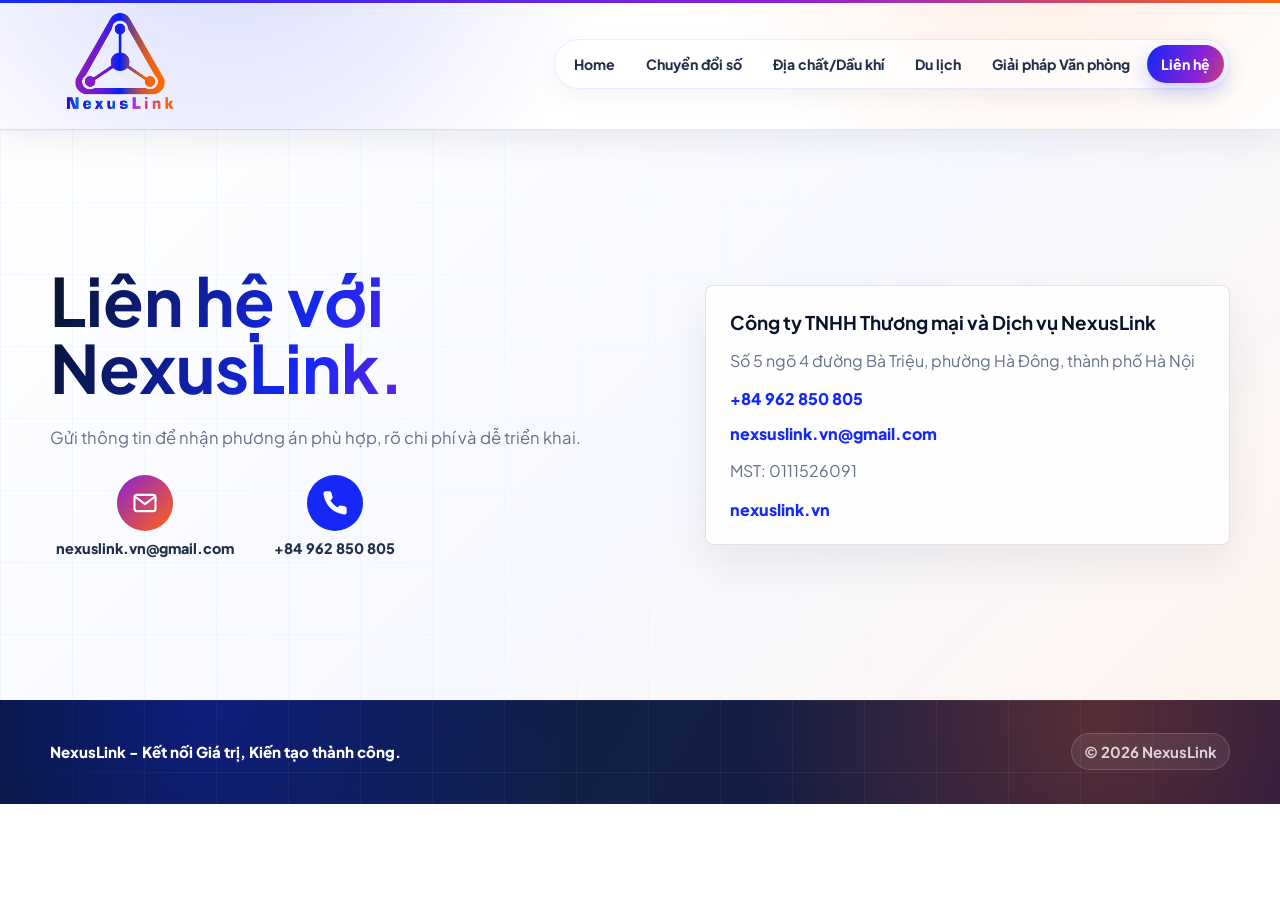
<file: lien-he.html>
<!doctype html>
<html lang="vi">
  <head><meta charset="UTF-8" /><meta name="viewport" content="width=device-width, initial-scale=1.0" /><meta name="description" content="Liên hệ Công ty TNHH Thương mại và Dịch vụ NexusLink." /><title>Liên hệ | NexusLink</title><link rel="stylesheet" href="styles.css" /></head>
  <body>
    <header class="site-header"><nav class="nav" aria-label="Điều hướng chính"><a class="brand" href="index.html"><img src="Logo nexuslink.png" alt="NexusLink" /></a><button class="nav-toggle" type="button" aria-expanded="false" aria-controls="nav-menu"><span></span><span></span><span></span></button><div class="nav-menu" id="nav-menu"><a href="index.html">Home</a><a href="chuyen-doi-so.html">Chuyển đổi số</a><a href="ky-thuat-dau-khi.html">Địa chất/Dầu khí</a><a href="du-lich.html">Du lịch</a><a href="vat-tu.html">Giải pháp Văn phòng</a><a class="active" href="lien-he.html">Liên hệ</a></div></nav></header>
    <main>
      <section class="subpage-hero contact-theme"><div class="section-inner contact-page-grid"><div class="reveal"><h1>Liên hệ với NexusLink.</h1><p>Gửi thông tin để nhận phương án phù hợp, rõ chi phí và dễ triển khai.</p><div class="contact-actions">
              <a class="contact-action email" href="mailto:nexuslink.vn@gmail.com" aria-label="Gửi email tới nexuslink.vn@gmail.com">
                <span class="contact-action-icon" aria-hidden="true">
                  <svg viewBox="0 0 24 24"><rect x="3" y="5" width="18" height="14" rx="2"/><path d="m4 7 8 6 8-6"/></svg>
                </span>
                <span>nexuslink.vn@gmail.com</span>
              </a>
              <a class="contact-action" href="tel:+84962850805" aria-label="Gọi điện thoại +84 962 850 805">
                <span class="contact-action-icon" aria-hidden="true">
                  <svg viewBox="0 0 24 24"><path d="M22 16.92v3a2 2 0 0 1-2.18 2 19.79 19.79 0 0 1-8.63-3.07 19.5 19.5 0 0 1-6-6 19.79 19.79 0 0 1-3.07-8.67A2 2 0 0 1 4.11 2h3a2 2 0 0 1 2 1.72c.127.96.361 1.903.7 2.81a2 2 0 0 1-.45 2.11L8.09 9.91a16 16 0 0 0 6 6l1.27-1.27a2 2 0 0 1 2.11-.45c.907.339 1.85.573 2.81.7A2 2 0 0 1 22 16.92z"/></svg>
                </span>
                <span>+84 962 850 805</span>
              </a>
            </div></div><address class="contact-card reveal"><strong>Công ty TNHH Thương mại và Dịch vụ NexusLink</strong><span>Số 5 ngõ 4 đường Bà Triệu, phường Hà Đông, thành phố Hà Nội</span><a href="tel:+84962850805">+84 962 850 805</a><a href="mailto:nexsuslink.vn@gmail.com">nexsuslink.vn@gmail.com</a><span>MST: 0111526091</span><a href="https://www.nexuslink.vn/">nexuslink.vn</a></address></div></section>
    </main>
    <footer class="footer"><span>NexusLink - Kết nối Giá trị, Kiến tạo thành công.</span><span>© 2026 NexusLink</span></footer><script src="script.js"></script>
  </body>
</html>
</file>
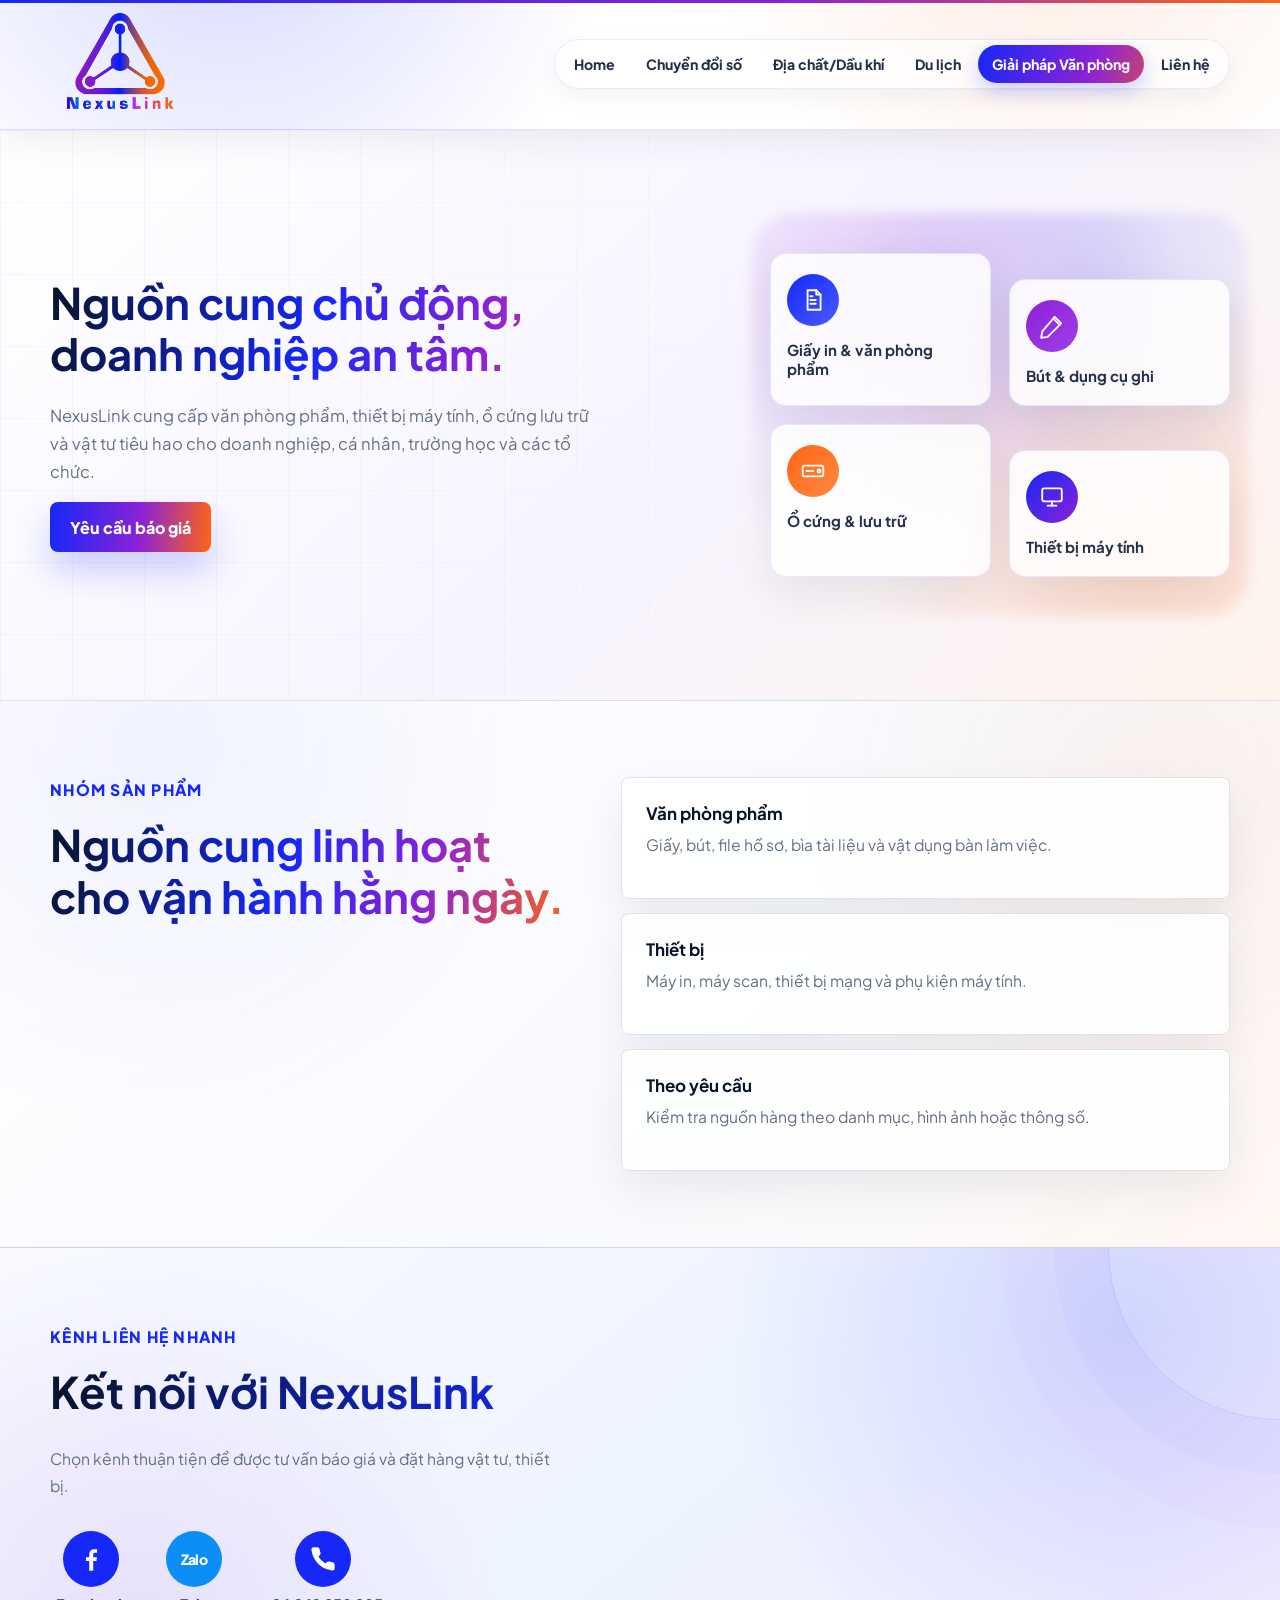
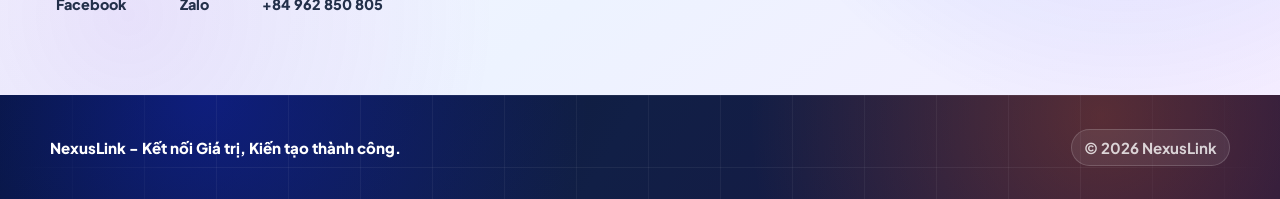
<file: vat-tu.html>
<!doctype html>
<html lang="vi">
  <head><meta charset="UTF-8" /><meta name="viewport" content="width=device-width, initial-scale=1.0" /><meta name="description" content="NexusLink cung ứng vật tư, thiết bị và sản phẩm vận hành cho doanh nghiệp." /><title>Giải pháp Văn phòng | NexusLink</title><link rel="stylesheet" href="styles.css" /></head>
  <body id="top">
    <header class="site-header"><nav class="nav" aria-label="Điều hướng chính"><a class="brand" href="index.html"><img src="Logo nexuslink.png" alt="NexusLink" /></a><button class="nav-toggle" type="button" aria-expanded="false" aria-controls="nav-menu"><span></span><span></span><span></span></button><div class="nav-menu" id="nav-menu"><a href="index.html">Home</a><a href="chuyen-doi-so.html">Chuyển đổi số</a><a href="ky-thuat-dau-khi.html">Địa chất/Dầu khí</a><a href="du-lich.html">Du lịch</a><a class="active" href="vat-tu.html">Giải pháp Văn phòng</a><a href="lien-he.html">Liên hệ</a></div></nav></header>
    <main>
      <section class="subpage-hero supplies-theme">
        <div class="section-inner subpage-grid">
          <div class="reveal">
            <h1>Nguồn cung chủ động, doanh nghiệp an tâm.</h1>
            <p>NexusLink cung cấp văn phòng phẩm, thiết bị máy tính, ổ cứng lưu trữ và vật tư tiêu hao cho doanh nghiệp, cá nhân, trường học và các tổ chức.</p>
            <a class="btn primary" href="lien-he.html">Yêu cầu báo giá</a>
          </div>
          <div class="supplies-motion reveal" aria-hidden="true">
            <div class="supplies-motion-glow"></div>
            <article class="supplies-icon-card card-paper">
              <span class="supplies-icon-badge">
                <svg viewBox="0 0 24 24"><path d="M7 3h8l4 4v14H7z" /><path d="M15 3v4h4" /><path d="M9.5 12h5" /><path d="M9.5 15.5h5" /><path d="M9.5 8.5h2" /></svg>
              </span>
              <span>Giấy in &amp; văn phòng phẩm</span>
            </article>
            <article class="supplies-icon-card card-pen">
              <span class="supplies-icon-badge">
                <svg viewBox="0 0 24 24"><path d="m14.5 3.5 6 6L8 22l-6 1 1-6Z" /><path d="m13 5 6 6" /></svg>
              </span>
              <span>Bút &amp; dụng cụ ghi</span>
            </article>
            <article class="supplies-icon-card card-drive">
              <span class="supplies-icon-badge">
                <svg viewBox="0 0 24 24"><rect x="2.5" y="7" width="19" height="10" rx="2" /><circle cx="17.5" cy="12" r="1.4" /><path d="M6 12h6" /></svg>
              </span>
              <span>Ổ cứng &amp; lưu trữ</span>
            </article>
            <article class="supplies-icon-card card-device">
              <span class="supplies-icon-badge">
                <svg viewBox="0 0 24 24"><rect x="3" y="4" width="18" height="12" rx="1.6" /><path d="M8 20h8" /><path d="M12 16v4" /></svg>
              </span>
              <span>Thiết bị máy tính</span>
            </article>
          </div>
        </div>
      </section>
      <section class="section"><div class="section-inner content-layout"><div class="section-heading reveal"><p class="eyebrow">Nhóm sản phẩm</p><h2>Nguồn cung linh hoạt cho vận hành hằng ngày.</h2></div><div class="info-list reveal"><article><h3>Văn phòng phẩm</h3><p>Giấy, bút, file hồ sơ, bìa tài liệu và vật dụng bàn làm việc.</p></article><article><h3>Thiết bị</h3><p>Máy in, máy scan, thiết bị mạng và phụ kiện máy tính.</p></article><article><h3>Theo yêu cầu</h3><p>Kiểm tra nguồn hàng theo danh mục, hình ảnh hoặc thông số.</p></article></div></div></section>
      <section class="section home-contact" id="lien-he">
        <div class="section-inner">
          <div class="home-connect reveal">
            <p class="eyebrow">Kênh liên hệ nhanh</p>
            <h2>Kết nối với NexusLink</h2>
            <p>Chọn kênh thuận tiện để được tư vấn báo giá và đặt hàng vật tư, thiết bị.</p>
            <div class="contact-actions">
              <a class="contact-action facebook" href="https://www.facebook.com/people/Visa-Go/61576221506054/" target="_blank" rel="noopener noreferrer" aria-label="Mở Facebook Page">
                <span class="contact-action-icon" aria-hidden="true">
                  <svg viewBox="0 0 24 24"><path d="M13.65 20v-7.3h2.45l.37-2.85h-2.82V8.03c0-.83.23-1.39 1.42-1.39h1.52V4.09c-.26-.04-1.16-.11-2.21-.11-2.19 0-3.69 1.34-3.69 3.79v2.08H8.21v2.85h2.48V20h2.96Z"/></svg>
                </span>
                <span>Facebook</span>
              </a>
              <a class="contact-action zalo" href="https://zalo.me/0962850805" target="_blank" rel="noopener noreferrer" aria-label="Nhắn Zalo tới số 0962850805">
                <span class="contact-action-icon zalo-mark" aria-hidden="true">Zalo</span>
                <span>Zalo</span>
              </a>
              <a class="contact-action" href="tel:+84962850805" aria-label="Gọi điện thoại +84 962 850 805">
                <span class="contact-action-icon" aria-hidden="true">
                  <svg viewBox="0 0 24 24"><path d="M22 16.92v3a2 2 0 0 1-2.18 2 19.79 19.79 0 0 1-8.63-3.07 19.5 19.5 0 0 1-6-6 19.79 19.79 0 0 1-3.07-8.67A2 2 0 0 1 4.11 2h3a2 2 0 0 1 2 1.72c.127.96.361 1.903.7 2.81a2 2 0 0 1-.45 2.11L8.09 9.91a16 16 0 0 0 6 6l1.27-1.27a2 2 0 0 1 2.11-.45c.907.339 1.85.573 2.81.7A2 2 0 0 1 22 16.92z"/></svg>
                </span>
                <span>+84 962 850 805</span>
              </a>
            </div>
          </div>
        </div>
      </section>
    </main>
    <a class="back-to-top" href="#top" aria-label="Về đầu trang" title="Về đầu trang">
      <svg viewBox="0 0 24 24" aria-hidden="true"><path d="m6 14 6-6 6 6" /></svg>
    </a>
    <footer class="footer"><span>NexusLink - Kết nối Giá trị, Kiến tạo thành công.</span><span>© 2026 NexusLink</span></footer><script src="script.js"></script>
  </body>
</html>
</file>
<file: styles.css>
@import url("https://fonts.googleapis.com/css2?family=Be+Vietnam+Pro:wght@400;500;600;700;800&family=Plus+Jakarta+Sans:wght@400;500;600;700;800&display=swap");

:root {
  --ink: #071429;
  --muted: #647085;
  --line: rgba(17, 31, 63, 0.12);
  --paper: #ffffff;
  --mist: #f6f8ff;
  --blue: #1528f7;
  --blue-dark: #0718b8;
  --violet: #8b22d6;
  --orange: #ff6413;
  --shadow: 0 24px 70px rgba(7, 20, 41, 0.12);
  font-family: "Plus Jakarta Sans", "Be Vietnam Pro", ui-sans-serif, system-ui, -apple-system, BlinkMacSystemFont, "Segoe UI", sans-serif;
}

* { box-sizing: border-box; }
html { scroll-behavior: smooth; }
body {
  margin: 0;
  color: var(--ink);
  background: var(--paper);
}
body.menu-open { overflow: hidden; }
a { color: inherit; text-decoration: none; }
img { display: block; max-width: 100%; }
h1, h2, h3, p { margin-top: 0; }
h1 {
  margin-bottom: 22px;
  font-size: clamp(2.35rem, 5.2vw, 4.9rem);
  line-height: 1.02;
  letter-spacing: 0;
}
h2 {
  margin-bottom: 16px;
  font-size: clamp(1.75rem, 3.4vw, 3.15rem);
  line-height: 1.08;
  letter-spacing: 0;
}
h3 { margin-bottom: 8px; font-size: 1.06rem; }
p { color: var(--muted); font-size: 0.98rem; line-height: 1.68; }

.site-header {
  position: sticky;
  top: 0;
  z-index: 50;
  border-bottom: 1px solid rgba(21, 40, 247, 0.1);
  background:
    radial-gradient(circle at 18% -80%, rgba(21, 40, 247, 0.18), transparent 24rem),
    radial-gradient(circle at 82% -100%, rgba(255, 100, 19, 0.14), transparent 22rem),
    rgba(255, 255, 255, 0.88);
  box-shadow: 0 10px 34px rgba(7, 20, 41, 0.07);
  backdrop-filter: blur(20px) saturate(140%);
}
.site-header::before {
  content: "";
  position: absolute;
  inset: 0 0 auto;
  height: 3px;
  background: linear-gradient(90deg, var(--blue) 0%, var(--violet) 62%, var(--orange) 100%);
}
.nav {
  width: min(1180px, calc(100% - 36px));
  min-height: 78px;
  margin: 0 auto;
  display: flex;
  align-items: center;
  justify-content: space-between;
  gap: 24px;
}
.brand {
  position: relative;
  padding: 6px 10px;
  border-radius: 12px;
  transition: background 180ms ease, transform 180ms ease;
}
.brand:hover {
  background: rgba(255, 255, 255, 0.68);
  transform: translateY(-1px);
}
.brand { width: 140px; }
.brand img { width: 100%; }
.nav-menu {
  display: flex;
  align-items: center;
  gap: 3px;
  padding: 5px;
  border: 1px solid rgba(21, 40, 247, 0.09);
  border-radius: 999px;
  color: #23304a;
  background: rgba(255, 255, 255, 0.58);
  box-shadow: inset 0 1px 0 rgba(255, 255, 255, 0.9), 0 8px 24px rgba(7, 20, 41, 0.05);
  font-size: 0.88rem;
  font-weight: 750;
}
.nav-menu a {
  position: relative;
  padding: 10px 14px;
  border-radius: 999px;
  white-space: nowrap;
  transition: color 180ms ease, background 180ms ease, transform 180ms ease, box-shadow 180ms ease;
}
.nav-menu a::after {
  display: none;
}
.nav-menu a:hover {
  color: var(--blue-dark);
  background: rgba(21, 40, 247, 0.07);
}
.nav-menu a.active {
  color: #ffffff;
  background: linear-gradient(110deg, var(--blue) 0%, var(--violet) 68%, var(--orange) 130%);
  box-shadow: 0 8px 20px rgba(21, 40, 247, 0.22);
}
.nav-toggle {
  display: none;
  width: 44px;
  height: 44px;
  border: 1px solid var(--line);
  border-radius: 8px;
  background: white;
  padding: 11px;
}
.nav-toggle span {
  display: block;
  height: 2px;
  margin: 5px 0;
  background: var(--ink);
  transition: transform 180ms ease, opacity 180ms ease;
}
.nav-toggle[aria-expanded="true"] span:nth-child(1) { transform: translateY(7px) rotate(45deg); }
.nav-toggle[aria-expanded="true"] span:nth-child(2) { opacity: 0; }
.nav-toggle[aria-expanded="true"] span:nth-child(3) { transform: translateY(-7px) rotate(-45deg); }

.section-inner {
  width: min(1180px, calc(100% - 36px));
  margin: 0 auto;
  padding: 76px 0;
}
.eyebrow {
  margin-bottom: 16px;
  color: var(--blue);
  font-size: 0.98rem;
  font-weight: 900;
  letter-spacing: 0.08em;
  text-transform: uppercase;
}
.btn {
  min-height: 50px;
  display: inline-flex;
  align-items: center;
  justify-content: center;
  border-radius: 8px;
  padding: 0 20px;
  font-weight: 850;
  transition: transform 180ms ease, box-shadow 180ms ease;
}
.btn:hover { transform: translateY(-2px); }
.btn.primary {
  color: white;
  background: linear-gradient(95deg, var(--blue), var(--violet) 56%, var(--orange));
  box-shadow: 0 18px 36px rgba(21, 40, 247, 0.22);
}
.btn.ghost {
  border: 1px solid var(--line);
  background: rgba(255, 255, 255, 0.72);
}

.hero, .subpage-hero {
  position: relative;
  overflow: hidden;
  background:
    radial-gradient(circle at 16% 8%, rgba(21, 40, 247, 0.12), transparent 24rem),
    radial-gradient(circle at 92% 16%, rgba(255, 100, 19, 0.13), transparent 24rem),
    linear-gradient(115deg, #fff 0%, #f6f8ff 58%, #fff4ee 100%);
}
.hero {
  background:
    linear-gradient(90deg, rgba(255, 255, 255, 0.96) 0%, rgba(255, 255, 255, 0.88) 34%, rgba(246, 248, 255, 0.56) 62%, rgba(255, 255, 255, 0.12) 100%),
    linear-gradient(180deg, rgba(255, 255, 255, 0.12), rgba(246, 248, 255, 0.44)),
    url("assets/hero-travel-oilgas.png") center right / cover no-repeat;
}
.hero::before, .subpage-hero::before {
  content: "";
  position: absolute;
  inset: 0;
  opacity: 0.5;
  background-image:
    linear-gradient(rgba(21, 40, 247, 0.08) 1px, transparent 1px),
    linear-gradient(90deg, rgba(21, 40, 247, 0.08) 1px, transparent 1px);
  background-size: 72px 72px;
  mask-image: linear-gradient(90deg, #000 0%, transparent 82%);
}
.page-hero .section-inner, .subpage-hero .section-inner { position: relative; z-index: 2; }
.hero-grid {
  width: min(1060px, calc(100% - 36px));
  min-height: calc(82vh - 78px);
  display: grid;
  grid-template-columns: minmax(0, 0.88fr) minmax(380px, 0.68fr);
  align-items: center;
  gap: 42px;
}
.hero-copy h1 {
  position: relative;
  z-index: 2;
  display: block;
  font-size: clamp(2rem, 4.25vw, 4.1rem);
  font-weight: 800;
  line-height: 1.26;
  margin-bottom: 28px;
  padding-bottom: 0.18em;
  overflow: visible;
  color: #0b1f4d;
  background: linear-gradient(108deg, #071429 0%, #1528f7 45%, #8b22d6 72%, #ff6413 100%);
  -webkit-background-clip: text;
  background-clip: text;
  -webkit-text-fill-color: transparent;
}
.hero-copy p:not(.eyebrow) {
  position: relative;
  z-index: 1;
  font-weight: 500;
}
.hero-copy p:not(.eyebrow) { max-width: 600px; font-size: 1.12rem; }
.hero-actions { display: flex; flex-wrap: wrap; gap: 14px; margin-top: 30px; }

.hero-visual {
  position: relative;
  min-height: 460px;
  display: grid;
  place-items: center;
}
.connection-visual {
  position: relative;
  width: min(100%, 560px);
  aspect-ratio: 15 / 13;
}
.connection-visual::before {
  content: "";
  position: absolute;
  inset: 12% 8%;
  border: 1px solid rgba(21, 40, 247, 0.08);
  border-radius: 50%;
  transform: rotate(-8deg);
  transition: opacity 420ms ease;
}
.connection-canvas {
  position: absolute;
  z-index: 2;
  inset: -7%;
  width: 114%;
  height: 114%;
  opacity: 0;
  pointer-events: none;
  transition: opacity 620ms ease;
}
.connection-map {
  width: 100%;
  height: 100%;
  overflow: visible;
  transition: opacity 420ms ease;
}
.connection-visual.three-ready::before { opacity: 0; }
.connection-visual.three-ready .connection-canvas { opacity: 1; }
.connection-visual.three-ready .connection-map { opacity: 0; }
.network-ring {
  fill: none;
  stroke: rgba(21, 40, 247, 0.11);
  stroke-width: 1;
  vector-effect: non-scaling-stroke;
  transform-origin: 300px 260px;
}
.ring-outer { stroke-dasharray: 2 11; animation: ringRotate 24s linear infinite; }
.ring-inner { stroke: rgba(139, 34, 214, 0.13); stroke-dasharray: 26 12; animation: ringRotate 20s linear infinite reverse; }
.network-route {
  fill: none;
  stroke-linecap: round;
  vector-effect: non-scaling-stroke;
}
.route-base { stroke: rgba(31, 38, 68, 0.11); stroke-width: 1; }
.route-flow {
  stroke-width: 2;
  stroke-dasharray: 18 34;
  animation: routeFlow 8s linear infinite;
}
.route-blue { stroke: url(#route-blue); }
.route-warm { stroke: url(#route-warm); animation-delay: -2.7s; }
.route-violet { stroke: rgba(139, 34, 214, 0.52); animation-delay: -5.4s; }
.route-particle {
  filter: drop-shadow(0 0 5px currentColor);
  opacity: 0.92;
}
.particle-blue { color: var(--blue); fill: var(--blue); }
.particle-warm { color: var(--orange); fill: var(--orange); }
.particle-violet { color: var(--violet); fill: var(--violet); }
.core-halo {
  fill: rgba(255, 255, 255, 0.28);
  stroke: rgba(21, 40, 247, 0.11);
  stroke-width: 1;
}
.core-ring {
  fill: url(#node-core);
  stroke: rgba(21, 40, 247, 0.2);
  stroke-width: 1;
  filter: drop-shadow(0 18px 28px rgba(21, 40, 247, 0.13));
}
.core-dot { fill: var(--blue); }
.network-core { transform-origin: 303px 257px; animation: coreBreathe 3.8s ease-in-out infinite; }
.node-halo { fill: rgba(255, 255, 255, 0.74); stroke: rgba(21, 40, 247, 0.16); stroke-width: 1; }
.node-dot { fill: var(--blue); }
.node-two .node-dot { fill: var(--violet); }
.node-three .node-dot, .node-four .node-dot { fill: var(--orange); }
.network-node { animation: nodePulse 3.2s ease-in-out infinite; }
.node-two { animation-delay: -1s; }
.node-three { animation-delay: -2s; }
.node-four { animation-delay: -3s; }

.section {
  position: relative;
  overflow: hidden;
  border-top: 1px solid var(--line);
  background:
    radial-gradient(circle at 12% 8%, rgba(21, 40, 247, 0.055), transparent 24rem),
    radial-gradient(circle at 90% 18%, rgba(255, 100, 19, 0.06), transparent 22rem),
    linear-gradient(135deg, #ffffff 0%, #f8faff 58%, #fff7f2 100%);
}
#linh-vuc {
  background:
    radial-gradient(circle at 8% 18%, rgba(55, 87, 244, 0.13), transparent 24rem),
    radial-gradient(circle at 92% 72%, rgba(139, 34, 214, 0.09), transparent 25rem),
    linear-gradient(145deg, #eef3ff 0%, #f8faff 52%, #f3efff 100%);
}
#linh-vuc .section-inner,
.why-section .section-inner {
  width: min(1040px, calc(100% - 56px));
  padding-top: 64px;
  padding-bottom: 64px;
}
#linh-vuc::after,
.home-contact::after {
  content: "";
  position: absolute;
  width: 340px;
  height: 340px;
  right: -170px;
  top: -170px;
  border: 1px solid rgba(21, 40, 247, 0.12);
  border-radius: 50%;
  box-shadow: 0 0 0 54px rgba(21, 40, 247, 0.025), 0 0 0 108px rgba(139, 34, 214, 0.02);
  pointer-events: none;
}
.section.soft {
  background:
    radial-gradient(circle at 84% 14%, rgba(21, 40, 247, 0.07), transparent 26rem),
    radial-gradient(circle at 14% 78%, rgba(139, 34, 214, 0.05), transparent 22rem),
    linear-gradient(135deg, #f7f9ff 0%, #ffffff 62%, #fff5ef 100%);
}
.section .section-inner {
  position: relative;
  z-index: 1;
}
.section-heading {
  max-width: 760px;
  margin-bottom: 72px;
}
#linh-vuc .section-heading,
.why-section .section-heading {
  max-width: 680px;
  margin-bottom: 50px;
}
.section-heading h2,
.home-contact h2 {
  display: block;
  margin-bottom: 0;
  color: #0b1f4d;
  background: linear-gradient(108deg, #071429 0%, #1528f7 45%, #8b22d6 72%, #ff6413 100%);
  -webkit-background-clip: text;
  background-clip: text;
  -webkit-text-fill-color: transparent;
  line-height: 1.2;
}
.service-grid {
  display: grid;
  grid-template-columns: repeat(4, 1fr);
  gap: 14px;
}
.service-card {
  min-height: 278px;
  display: flex;
  flex-direction: column;
  border: 1px solid var(--line);
  border-radius: 8px;
  padding: 14px 14px 22px;
  background: white;
  box-shadow: 0 18px 44px rgba(7, 20, 41, 0.07);
  transition: transform 220ms ease, box-shadow 220ms ease, border-color 220ms ease;
}
.service-image {
  width: 100%;
  aspect-ratio: 4 / 3;
  margin-bottom: 18px;
  display: block;
  overflow: hidden;
  border-radius: 8px;
  background: var(--mist);
}
.service-image img {
  width: 100%;
  height: 100%;
  object-fit: cover;
  transition: transform 260ms ease;
}
.service-card h3,
.service-card p {
  margin-left: 10px;
  margin-right: 10px;
}
.service-card:hover,
.service-card.reveal.is-visible:hover {
  transform: translateY(-9px);
  border-color: rgba(21, 40, 247, 0.24);
  box-shadow: 0 30px 70px rgba(7, 20, 41, 0.14);
}
.service-card:hover .service-image img,
.service-card.reveal.is-visible:hover .service-image img {
  transform: scale(1.045);
}
.why-section {
  background:
    linear-gradient(rgba(21, 40, 247, 0.045) 1px, transparent 1px),
    linear-gradient(90deg, rgba(21, 40, 247, 0.045) 1px, transparent 1px),
    radial-gradient(circle at 10% 16%, rgba(39, 72, 242, 0.22), transparent 26rem),
    radial-gradient(circle at 88% 76%, rgba(139, 34, 214, 0.18), transparent 25rem),
    linear-gradient(135deg, #e8efff 0%, #f7f9ff 48%, #eee5ff 100%);
  background-size: 72px 72px, 72px 72px, auto, auto, auto;
  border-top-color: var(--line);
}
.why-section .eyebrow { color: var(--blue); }
.why-section .section-heading h2 {
  color: #0b1f4d;
  background: linear-gradient(108deg, #071429 0%, #1528f7 45%, #8b22d6 72%, #ff6413 100%);
  -webkit-background-clip: text;
  background-clip: text;
  -webkit-text-fill-color: transparent;
}
.why-list {
  display: grid;
  grid-template-columns: repeat(4, 1fr);
  gap: 14px;
}
.why-list.why-list-5 { grid-template-columns: repeat(5, 1fr); }
@media (max-width: 960px) {
  .why-list.why-list-5 { grid-template-columns: repeat(2, 1fr); }
}
@media (max-width: 620px) {
  .why-list.why-list-5 { grid-template-columns: 1fr; }
}
.why-item {
  min-height: 248px;
  display: flex;
  flex-direction: column;
  justify-content: center;
  text-align: left;
  padding: 22px;
  border: 1px solid rgba(21, 40, 247, 0.14);
  border-radius: 12px;
  background: rgba(255, 255, 255, 0.72);
  box-shadow: 0 8px 22px rgba(7, 20, 41, 0.08);
  box-shadow: 0 18px 44px rgba(7, 20, 41, 0.07);
  transition: transform 220ms ease, box-shadow 220ms ease, border-color 220ms ease;
}
.why-icon {
  width: 68px;
  height: 68px;
  flex: 0 0 68px;
  margin-bottom: 20px;
  display: inline-flex;
  align-items: center;
  justify-content: center;
  border-radius: 50%;
  background: rgba(21, 40, 247, 0.08);
  transition: transform 220ms ease, background 220ms ease;
}
.why-icon svg {
  width: 38px;
  height: 38px;
  fill: none;
  stroke: var(--blue);
  stroke-width: 1.8;
  stroke-linecap: round;
  stroke-linejoin: round;
}
.why-item:nth-child(3) .why-icon {
  background: rgba(139, 34, 214, 0.09);
}
.why-item:nth-child(3) .why-icon svg {
  stroke: var(--violet);
}
.why-item:nth-child(4) .why-icon {
  background: rgba(255, 100, 19, 0.1);
}
.why-item:nth-child(4) .why-icon svg {
  stroke: var(--orange);
}
.why-item:hover,
.why-item.reveal.is-visible:hover {
  transform: translateY(-9px);
  border-color: rgba(21, 40, 247, 0.24);
  box-shadow: 0 30px 70px rgba(7, 20, 41, 0.14);
}
.why-item:hover .why-icon,
.why-item.reveal.is-visible:hover .why-icon {
  transform: translateY(-3px) scale(1.04);
}
.why-item h3 {
  margin: 0 0 12px;
  color: var(--ink);
  font-size: 1.2rem;
  line-height: 1.25;
  font-weight: 700;
}
.why-item p {
  margin: 0;
  color: var(--muted);
  font-size: 1rem;
  line-height: 1.65;
}
.info-list article, .contact-card {
  border: 1px solid var(--line);
  border-radius: 8px;
  padding: 24px;
  background: rgba(255, 255, 255, 0.86);
  box-shadow: 0 18px 44px rgba(7, 20, 41, 0.07);
}

.subpage-grid, .contact-page-grid {
  min-height: calc(72vh - 78px);
  display: grid;
  grid-template-columns: minmax(0, 0.85fr) minmax(360px, 0.75fr);
  align-items: center;
  gap: 60px;
}
.subpage-grid h1, .contact-page-grid h1 { max-width: 720px; }
.subpage-grid p:not(.eyebrow), .contact-page-grid p:not(.eyebrow) { max-width: 560px; font-size: 1.04rem; }
.subpage-grid h1, .contact-page-grid h1 {
  color: #0b1f4d;
  background: linear-gradient(108deg, #071429 0%, #1528f7 45%, #8b22d6 72%, #ff6413 100%);
  -webkit-background-clip: text;
  background-clip: text;
  -webkit-text-fill-color: transparent;
}
.travel-page-hero {
  background:
    linear-gradient(90deg, rgba(255, 255, 255, 0.56) 0%, rgba(255, 255, 255, 0.66) 34%, rgba(249, 250, 255, 0.94) 52%, #ffffff 64%, #ffffff 100%),
    linear-gradient(180deg, rgba(236, 247, 255, 0.05), rgba(241, 246, 255, 0.3)),
    url("assets/travel-hero-busan-beach.webp") left 64% / 58% auto no-repeat,
    linear-gradient(115deg, #e8f7ff, #f7f9ff 58%, #ffffff);
}
.travel-page-hero .subpage-grid {
  min-height: calc(56vh - 78px);
  padding-top: 18px;
  padding-bottom: 18px;
}
.travel-page-hero .subpage-grid > * {
  min-width: 0;
}
.travel-page-hero .subpage-grid h1 {
  display: inline-block;
  max-width: 620px;
  margin-bottom: 22px;
  padding-bottom: 0.18em;
  font-size: clamp(2.15rem, 4.25vw, 4.05rem);
  line-height: 1.16;
  overflow: visible;
}
.travel-page-hero .subpage-grid p:not(.eyebrow) {
  position: relative;
  z-index: 1;
  max-width: 610px;
  margin-top: 0;
  margin-bottom: 28px;
  background: transparent;
}
.travel-brand-lockup {
  width: 178px;
  max-width: 48vw;
  margin-bottom: 24px;
}
.travel-brand-lockup img {
  display: block;
  width: 100%;
  height: auto;
  filter: drop-shadow(0 12px 24px rgba(80, 28, 170, 0.13));
}
.travel-motion {
  position: relative;
  isolation: isolate;
  justify-self: end;
  width: min(100%, 490px);
  aspect-ratio: 520 / 420;
}
.travel-motion-glow {
  position: absolute;
  inset: 12% 4% 3% 8%;
  z-index: -1;
  border-radius: 50%;
  background: radial-gradient(circle, rgba(139, 34, 214, 0.25), rgba(21, 40, 247, 0.08) 48%, transparent 72%);
  filter: blur(18px);
  animation: travelGlow 5s ease-in-out infinite;
}
.travel-flight-route {
  position: absolute;
  inset: 0;
  z-index: 5;
  width: 100%;
  height: 100%;
  overflow: visible;
  pointer-events: none;
}
.travel-route-base,
.travel-route-flow {
  fill: none;
  stroke-linecap: round;
  vector-effect: non-scaling-stroke;
}
.travel-route-base {
  stroke: rgba(255, 255, 255, 0.52);
  stroke-width: 1.2;
  stroke-dasharray: 3 8;
}
.travel-route-flow {
  stroke: url(#travel-route-gradient);
  stroke-width: 2.4;
  stroke-dasharray: 22 34;
  animation: travelRouteFlow 7s linear infinite;
}
.travel-route-node {
  fill: #fff;
  stroke-width: 5;
  vector-effect: non-scaling-stroke;
}
.travel-route-node.node-start { stroke: rgba(21, 40, 247, 0.38); }
.travel-route-node.node-end { stroke: rgba(255, 100, 19, 0.42); }
.travel-plane {
  filter: drop-shadow(0 4px 7px rgba(59, 24, 136, 0.42));
}
.travel-plane-shape {
  fill: var(--violet);
  stroke: rgba(255, 255, 255, 0.85);
  stroke-width: 0.8;
}
.travel-passport-card {
  position: absolute;
  left: 0;
  top: 17%;
  width: 37%;
  height: 64%;
  display: flex;
  flex-direction: column;
  align-items: center;
  justify-content: flex-start;
  gap: 10px;
  padding: 25px 22px;
  border: 1px solid rgba(255, 255, 255, 0.42);
  border-radius: 16px;
  color: #f7cf74;
  background:
    radial-gradient(circle at 76% 18%, rgba(204, 76, 177, 0.46), transparent 9rem),
    linear-gradient(145deg, #272065, #592475 66%, #7d285f);
  box-shadow: inset 10px 0 18px rgba(9, 7, 43, 0.2), 0 30px 70px rgba(20, 21, 73, 0.3);
  transform: rotate(-4deg);
  animation: travelPassportFloat 6.4s ease-in-out infinite;
}
.travel-passport-card::before,
.travel-passport-card::after {
  content: "";
  position: absolute;
  border: 1px solid rgba(255, 255, 255, 0.18);
  border-radius: 50%;
}
.travel-passport-card::before { width: 76%; aspect-ratio: 1; }
.travel-passport-card::after { width: 54%; aspect-ratio: 1; }
.passport-title {
  position: relative;
  z-index: 1;
  font-size: 0.78rem;
  font-weight: 900;
  letter-spacing: 0.22em;
  text-shadow: 0 2px 12px rgba(0, 0, 0, 0.22);
}
.passport-emblem {
  position: relative;
  z-index: 1;
  width: 58px;
  height: 58px;
  fill: none;
  stroke: #f7cf74;
  stroke-width: 1.8;
  stroke-linecap: round;
  stroke-linejoin: round;
  opacity: 0.9;
}
.travel-passport-card small {
  position: relative;
  z-index: 1;
  color: rgba(255, 226, 157, 0.76);
  font-size: 0.54rem;
  font-weight: 750;
  letter-spacing: 0.13em;
}
.travel-ticket-card {
  position: absolute;
  z-index: 3;
  right: 0;
  top: 31%;
  width: 58%;
  min-height: 45%;
  padding: 20px 22px 16px;
  overflow: hidden;
  border: 1px solid rgba(255, 255, 255, 0.76);
  border-radius: 18px;
  color: #121b36;
  background: rgba(255, 255, 255, 0.9);
  box-shadow: 0 26px 66px rgba(7, 20, 41, 0.24);
  backdrop-filter: blur(18px) saturate(135%);
  transform: rotate(2.2deg);
  animation: travelTicketFloat 5.8s ease-in-out infinite;
}
.travel-ticket-card::after {
  content: "";
  position: absolute;
  inset: 0 0 auto;
  height: 4px;
  background: linear-gradient(90deg, var(--blue), var(--violet) 62%, var(--orange));
}
.ticket-kicker,
.ticket-route,
.ticket-meta {
  display: flex;
  align-items: center;
  justify-content: space-between;
}
.ticket-kicker {
  color: #69738a;
  font-size: 0.57rem;
  font-weight: 850;
  letter-spacing: 0.12em;
}
.ticket-kicker strong { color: var(--violet); }
.ticket-route { margin: 14px 0 13px; }
.ticket-route span {
  display: flex;
  flex-direction: column;
  color: #111d38;
  font-size: 1.65rem;
  font-weight: 900;
  line-height: 1;
}
.ticket-route span:last-child { align-items: flex-end; }
.ticket-route small {
  margin-top: 5px;
  color: #758096;
  font-size: 0.58rem;
  font-weight: 650;
}
.ticket-route b {
  color: var(--violet);
  font-size: 1.25rem;
}
.ticket-meta {
  padding-top: 12px;
  border-top: 1px dashed rgba(17, 31, 63, 0.16);
}
.ticket-meta span {
  display: flex;
  flex-direction: column;
  gap: 3px;
  color: #8490a5;
  font-size: 0.5rem;
  font-weight: 750;
}
.ticket-meta strong { color: #26324b; font-size: 0.66rem; }
.ticket-barcode {
  height: 14px;
  margin-top: 12px;
  opacity: 0.48;
  background: repeating-linear-gradient(90deg, #17233c 0 2px, transparent 2px 5px, #17233c 5px 6px, transparent 6px 9px);
}
.travel-visa-badge,
.travel-eticket-chip {
  position: absolute;
  z-index: 6;
  display: flex;
  align-items: center;
  border: 1px solid rgba(255, 255, 255, 0.72);
  background: rgba(255, 255, 255, 0.9);
  box-shadow: 0 18px 44px rgba(7, 20, 41, 0.2);
  backdrop-filter: blur(16px);
}
.travel-visa-badge {
  right: -1%;
  bottom: 8%;
  gap: 10px;
  padding: 11px 14px;
  border-radius: 14px;
  animation: travelBadgeFloat 5.2s ease-in-out infinite;
}
.visa-check {
  width: 34px;
  height: 34px;
  display: grid;
  place-items: center;
  border-radius: 50%;
  color: #fff;
  background: linear-gradient(135deg, var(--violet), var(--orange));
  font-size: 1rem;
  font-weight: 900;
}
.travel-visa-badge > span:last-child { display: flex; flex-direction: column; }
.travel-visa-badge strong { color: #2a3150; font-size: 0.78rem; letter-spacing: 0.08em; }
.travel-visa-badge small { color: #748096; font-size: 0.52rem; font-weight: 800; letter-spacing: 0.12em; }
.travel-eticket-chip {
  top: 9%;
  right: 3%;
  gap: 8px;
  padding: 10px 13px;
  border-radius: 999px;
  color: #25304a;
  font-size: 0.7rem;
  animation: travelBadgeFloat 5.8s ease-in-out -2.1s infinite;
}
.travel-eticket-chip span { color: var(--violet); font-size: 0.94rem; }
.travel-services-section {
  position: relative;
  overflow: hidden;
  background:
    radial-gradient(circle at 8% 18%, rgba(21, 40, 247, 0.09), transparent 24rem),
    radial-gradient(circle at 92% 82%, rgba(255, 100, 19, 0.1), transparent 22rem),
    linear-gradient(135deg, #f7f9ff, #ffffff 54%, #fff8f3);
}
.travel-services-heading {
  max-width: 780px;
  margin-bottom: 42px;
}
.travel-services-heading h2 { margin-bottom: 0; }
.travel-service-grid {
  display: grid;
  grid-template-columns: repeat(3, minmax(0, 1fr));
  gap: 22px;
}
.travel-service-card {
  --card-accent: var(--blue);
  position: relative;
  overflow: hidden;
  border: 1px solid rgba(21, 40, 247, 0.1);
  border-radius: 18px;
  background: rgba(255, 255, 255, 0.92);
  box-shadow: 0 22px 54px rgba(7, 20, 41, 0.1);
  transition: transform 260ms ease, box-shadow 260ms ease, border-color 260ms ease;
}
.travel-service-card:nth-child(2) { --card-accent: var(--violet); }
.travel-service-card:nth-child(3) { --card-accent: var(--orange); }
.travel-service-card:hover,
.travel-service-card.reveal.is-visible:hover {
  transform: translateY(-8px);
  border-color: color-mix(in srgb, var(--card-accent) 34%, transparent);
  box-shadow: 0 30px 70px rgba(7, 20, 41, 0.16);
}
.travel-service-media {
  position: relative;
  aspect-ratio: 4 / 3;
  overflow: hidden;
  background: #edf1fa;
}
.travel-service-media::after {
  content: "";
  position: absolute;
  inset: 46% 0 0;
  background: linear-gradient(180deg, transparent, rgba(7, 20, 41, 0.32));
}
.travel-service-media img {
  width: 100%;
  height: 100%;
  object-fit: cover;
  transition: transform 620ms cubic-bezier(0.2, 0.7, 0.2, 1);
}
.travel-service-card:hover .travel-service-media img { transform: scale(1.045); }
.oilgas-media-placeholder {
  display: grid;
  place-items: center;
  background: linear-gradient(135deg, #eef2ff, #f4f8ff 55%, #fdeee2);
  color: #1528f7;
}
.travel-service-card:nth-child(2) .oilgas-media-placeholder { color: #8b22d6; }
.travel-service-card:nth-child(3) .oilgas-media-placeholder { color: #ff6413; }
.travel-service-media > span {
  position: absolute;
  z-index: 2;
  left: 18px;
  bottom: 16px;
  min-width: 44px;
  height: 30px;
  display: grid;
  place-items: center;
  border: 1px solid rgba(255, 255, 255, 0.58);
  border-radius: 999px;
  color: #fff;
  background: color-mix(in srgb, var(--card-accent) 78%, rgba(7, 20, 41, 0.35));
  box-shadow: 0 8px 22px rgba(7, 20, 41, 0.2);
  font-size: 0.7rem;
  font-weight: 900;
  letter-spacing: 0.08em;
  backdrop-filter: blur(10px);
}
.travel-service-body {
  position: relative;
  min-height: 138px;
  padding: 23px 22px 25px;
}
.travel-service-body::before {
  content: "";
  position: absolute;
  top: 0;
  left: 22px;
  width: 52px;
  height: 3px;
  border-radius: 999px;
  background: linear-gradient(90deg, var(--card-accent), transparent);
}
.travel-service-body h3 {
  margin-bottom: 9px;
  color: var(--ink);
  font-size: 1.22rem;
}
.travel-service-body p { margin-bottom: 0; }
.travel-gallery-section {
  position: relative;
  overflow: hidden;
  background:
    radial-gradient(circle at 90% 12%, rgba(139, 34, 214, 0.09), transparent 24rem),
    radial-gradient(circle at 6% 88%, rgba(21, 40, 247, 0.08), transparent 22rem),
    linear-gradient(135deg, #fbfaff, #ffffff 54%, #f5f8ff);
}
.travel-gallery-grid {
  display: grid;
  grid-template-columns: repeat(3, minmax(0, 1fr));
  gap: 22px;
}
.travel-gallery-card {
  overflow: hidden;
  border: 1px solid rgba(21, 40, 247, 0.1);
  border-radius: 18px;
  background: rgba(255, 255, 255, 0.92);
  box-shadow: 0 22px 54px rgba(7, 20, 41, 0.1);
  transition: transform 260ms ease, box-shadow 260ms ease, border-color 260ms ease;
}
.travel-gallery-card:hover,
.travel-gallery-card.reveal.is-visible:hover {
  transform: translateY(-8px);
  border-color: color-mix(in srgb, var(--blue) 34%, transparent);
  box-shadow: 0 30px 70px rgba(7, 20, 41, 0.16);
}
.travel-gallery-card video,
.travel-gallery-card iframe {
  display: block;
  width: 100%;
  aspect-ratio: 16 / 9;
  background: #0b1220;
  object-fit: cover;
  border: 0;
}
.travel-gallery-caption {
  padding: 18px 20px 22px;
}
.travel-gallery-caption h3 {
  margin-bottom: 6px;
  color: var(--ink);
  font-size: 1.1rem;
}
.travel-gallery-caption p { margin-bottom: 0; }
.visual-panel {
  min-height: 360px;
  display: grid;
  grid-template-columns: repeat(2, 1fr);
  gap: 14px;
}
.visual-panel span {
  display: grid;
  place-items: center;
  border: 1px solid rgba(255, 255, 255, 0.7);
  border-radius: 8px;
  background: rgba(255, 255, 255, 0.72);
  box-shadow: var(--shadow);
  color: var(--blue-dark);
  font-weight: 900;
  backdrop-filter: blur(18px);
}
.travel-theme { background: linear-gradient(135deg, #fff, #eef5ff 58%, #fff6ef); }
.supplies-theme { background: linear-gradient(135deg, #fff, #f7f4ff 54%, #fff4ed); }
.supplies-theme .subpage-grid h1 {
  max-width: 640px;
  font-size: clamp(1.9rem, 3.4vw, 3.1rem);
  line-height: 1.18;
}
.supplies-motion {
  position: relative;
  isolation: isolate;
  justify-self: end;
  width: min(100%, 460px);
  min-height: 360px;
  display: grid;
  grid-template-columns: repeat(2, 1fr);
  gap: 18px;
  align-content: center;
}
.supplies-motion-glow {
  position: absolute;
  inset: -6% -4%;
  z-index: -1;
  border-radius: 42px;
  background: radial-gradient(circle at 30% 20%, rgba(139, 34, 214, 0.2), transparent 58%),
    radial-gradient(circle at 78% 82%, rgba(255, 100, 19, 0.18), transparent 55%),
    radial-gradient(circle at 70% 15%, rgba(21, 40, 247, 0.14), transparent 50%);
  filter: blur(6px);
}
.supplies-icon-card {
  display: flex;
  flex-direction: column;
  align-items: flex-start;
  gap: 14px;
  padding: 20px 16px;
  border: 1px solid rgba(21, 40, 247, 0.1);
  border-radius: 16px;
  background: rgba(255, 255, 255, 0.86);
  box-shadow: 0 18px 44px rgba(7, 20, 41, 0.08);
  font-weight: 700;
  font-size: 0.94rem;
  color: #23304a;
  transition: transform 260ms ease, box-shadow 260ms ease;
}
.supplies-icon-card:hover {
  transform: translateY(-6px);
  box-shadow: 0 26px 56px rgba(7, 20, 41, 0.14);
}
.supplies-icon-card.card-pen,
.supplies-icon-card.card-device { margin-top: 26px; }
.supplies-icon-badge {
  width: 52px;
  height: 52px;
  display: inline-flex;
  align-items: center;
  justify-content: center;
  border-radius: 50%;
  color: #fff;
}
.supplies-icon-badge svg {
  width: 26px;
  height: 26px;
  fill: none;
  stroke: currentColor;
  stroke-width: 1.7;
  stroke-linecap: round;
  stroke-linejoin: round;
}
.card-paper .supplies-icon-badge { background: linear-gradient(135deg, var(--blue), #4a5bff); }
.card-pen .supplies-icon-badge { background: linear-gradient(135deg, var(--violet), #a13ee8); }
.card-drive .supplies-icon-badge { background: linear-gradient(135deg, var(--orange), #ff8a42); }
.card-device .supplies-icon-badge { background: linear-gradient(135deg, #1528f7, var(--violet)); }
.oilgas-theme { background: linear-gradient(135deg, #fff, #f4f8ff 50%, #eef2ff); }
.oilgas-theme .subpage-grid h1 {
  max-width: 640px;
  font-size: clamp(1.9rem, 3.4vw, 3.1rem);
  line-height: 1.22;
  padding-bottom: 0.12em;
}
.digital-theme {
  background:
    linear-gradient(90deg, rgba(255, 255, 255, 0.92) 0%, rgba(255, 255, 255, 0.7) 38%, rgba(238, 242, 255, 0.3) 62%, rgba(238, 242, 255, 0.15) 100%),
    url("assets/ChatGPT Image Aug 22, 2026, 07_06_47 PM.png") right center / cover no-repeat,
    linear-gradient(135deg, #fff, #f4f8ff 50%, #eef2ff);
}
.digital-theme .subpage-grid { grid-template-columns: 1fr; }
.digital-theme .digital-hero-content { max-width: 640px; }
.digital-theme .subpage-grid h1 {
  max-width: none;
  white-space: nowrap;
  font-size: clamp(1.6rem, 2.8vw, 2.6rem);
  line-height: 1.22;
  padding-bottom: 0.12em;
}
@media (max-width: 620px) {
  .digital-theme .subpage-grid h1 { white-space: normal; font-size: clamp(1.5rem, 6vw, 2.1rem); }
}
.digital-theme .hero-cta { display: flex; gap: 14px; flex-wrap: wrap; }

/* Nexus flow (Home) */
.nexus-flow-section .section-inner { width: min(1040px, calc(100% - 36px)); }
.nexus-flow-section .section-heading p:not(.eyebrow) { max-width: 640px; }
.nexus-flow {
  display: flex;
  align-items: stretch;
  gap: 0;
  margin-top: 12px;
}
.nexus-node {
  flex: 1 1 120px;
  min-width: 0;
  padding: 20px 12px;
  border-radius: 14px;
  border: 1px solid var(--line);
  background: rgba(255, 255, 255, 0.9);
  box-shadow: 0 16px 36px rgba(7, 20, 41, 0.07);
  text-align: center;
  animation: nexus-node-bob 5s ease-in-out infinite;
  transition: transform 240ms ease, box-shadow 240ms ease, border-color 240ms ease;
}
.nexus-node:nth-child(2n) { animation-delay: -1.6s; }
.nexus-node:nth-child(3n) { animation-delay: -3.2s; }
.nexus-node:hover {
  transform: translateY(-10px);
  box-shadow: 0 26px 52px rgba(7, 20, 41, 0.14);
  border-color: rgba(21, 40, 247, 0.28);
  animation-play-state: paused;
}
.nexus-node-icon {
  width: 46px;
  height: 46px;
  margin: 0 auto 10px;
  display: inline-flex;
  align-items: center;
  justify-content: center;
  border-radius: 50%;
  background: rgba(21, 40, 247, 0.08);
}
.nexus-node-icon svg {
  width: 22px; height: 22px;
  fill: none; stroke: var(--blue);
  stroke-width: 1.8; stroke-linecap: round; stroke-linejoin: round;
}
.nexus-node h3 { font-size: 0.92rem; margin-bottom: 6px; }
.nexus-node p { margin: 0; font-size: 0.8rem; color: var(--muted); line-height: 1.5; }
.nexus-hub {
  flex: 1.15 1 150px;
  background: linear-gradient(150deg, #1528f7, #8b22d6);
  border: none;
  box-shadow: 0 22px 48px rgba(21, 40, 247, 0.28);
  color: white;
  animation: nexus-hub-pulse 3.2s ease-in-out infinite;
}
.nexus-hub .nexus-node-icon { background: rgba(255, 255, 255, 0.16); }
.nexus-hub .nexus-node-icon svg { stroke: white; }
.nexus-hub h3 { color: white; }
.nexus-hub p { color: rgba(255, 255, 255, 0.82); }
.nexus-hub:hover {
  transform: translateY(-10px) scale(1.03);
  box-shadow: 0 30px 60px rgba(21, 40, 247, 0.36);
}
.nexus-arrow {
  flex: none;
  width: 24px;
  display: flex;
  align-items: center;
  justify-content: center;
  color: var(--muted);
  font-size: 1.1rem;
}
@keyframes nexus-node-bob {
  0%, 100% { transform: translateY(0); }
  50% { transform: translateY(-6px); }
}
@keyframes nexus-hub-pulse {
  0%, 100% { box-shadow: 0 22px 48px rgba(21, 40, 247, 0.28); }
  50% { box-shadow: 0 26px 58px rgba(139, 34, 214, 0.36); }
}
@media (max-width: 960px) {
  .nexus-flow { flex-direction: column; }
  .nexus-arrow { transform: rotate(90deg); align-self: center; }
  .nexus-hub { flex: 1; }
}

/* Flow steps (data journey) */
.flow-steps {
  display: flex;
  flex-wrap: wrap;
  gap: 0;
  align-items: stretch;
  margin-top: 8px;
}
.flow-step {
  flex: 1 1 150px;
  display: flex;
  align-items: center;
  gap: 10px;
}
.flow-section {
  background:
    linear-gradient(135deg, rgba(243, 245, 255, 0.55), rgba(254, 244, 237, 0.55)),
    url("assets/flow-section-bg.png") center / cover no-repeat;
  border-radius: 22px;
  padding: 54px 0;
}
.flow-step-card {
  flex: 1;
  padding: 22px 16px;
  border-radius: 12px;
  border: 1px solid rgba(255, 255, 255, 0.16);
  background: linear-gradient(150deg, #1528f7, #0b1a9e 100%);
  box-shadow: 0 16px 36px rgba(21, 40, 247, 0.22);
  text-align: center;
  transition: transform 220ms ease, box-shadow 220ms ease;
}
.flow-step:nth-child(3) .flow-step-card { background: linear-gradient(150deg, #8b22d6, #591792); box-shadow: 0 16px 36px rgba(139, 34, 214, 0.24); }
.flow-step:nth-child(5) .flow-step-card { background: linear-gradient(150deg, #ff6413, #c94508); box-shadow: 0 16px 36px rgba(255, 100, 19, 0.26); }
.flow-step:nth-child(7) .flow-step-card { background: linear-gradient(150deg, #1528f7, #8b22d6); box-shadow: 0 16px 36px rgba(139, 34, 214, 0.24); }
.flow-step-card:hover { transform: translateY(-6px); box-shadow: 0 24px 48px rgba(7, 20, 41, 0.3); }
.flow-step-card span {
  display: block;
  font-weight: 800;
  color: white;
  font-size: 0.98rem;
}
.flow-arrow {
  flex: none;
  display: flex;
  align-items: center;
  justify-content: center;
  color: var(--muted);
  font-size: 1.3rem;
  line-height: 1;
  align-self: stretch;
}
@media (max-width: 860px) {
  .flow-steps { flex-direction: column; }
  .flow-arrow { transform: rotate(90deg); align-self: center; }
}

.capability6-section {
  background:
    linear-gradient(135deg, rgba(3, 10, 33, 0.82), rgba(3, 10, 33, 0.7)),
    url("assets/6 nang luc chinh.png") center / cover no-repeat;
  border-radius: 22px;
  padding: 54px 32px;
}
.capability6-section .eyebrow { color: rgba(255, 255, 255, 0.65); }
.capability6-section h2 { color: white; background: none; -webkit-text-fill-color: white; }
.capability6-section .capability-card6 {
  background: rgba(255, 255, 255, 0.06);
  border-color: rgba(255, 255, 255, 0.14);
}
.capability6-section .capability-card6 h3 { color: white; }
.capability6-section .capability-card6 > p { color: rgba(255, 255, 255, 0.72); }
.capability6-section .capability-card6-tags li { background: rgba(255, 255, 255, 0.12); color: white; }
@media (max-width: 620px) {
  .capability6-section { padding: 36px 20px; }
}

/* 6 capability cards */
.capability-grid6 {
  display: grid;
  grid-template-columns: repeat(3, minmax(0, 1fr));
  gap: 20px;
}
.capability-card6 {
  padding: 26px 24px;
  border-radius: 12px;
  border: 1px solid var(--line);
  background: rgba(255, 255, 255, 0.9);
  box-shadow: 0 18px 44px rgba(7, 20, 41, 0.07);
  transition: transform 260ms ease, box-shadow 260ms ease;
}
.capability-card6:hover { transform: translateY(-6px); box-shadow: 0 26px 56px rgba(7, 20, 41, 0.12); }
.capability-card6-icon {
  width: 52px;
  height: 52px;
  display: inline-flex;
  align-items: center;
  justify-content: center;
  border-radius: 50%;
  margin-bottom: 16px;
  background: rgba(21, 40, 247, 0.08);
}
.capability-card6-icon svg {
  width: 26px; height: 26px;
  fill: none; stroke: var(--blue);
  stroke-width: 1.8; stroke-linecap: round; stroke-linejoin: round;
}
.capability-card6:nth-child(2) .capability-card6-icon { background: rgba(139, 34, 214, 0.09); }
.capability-card6:nth-child(2) .capability-card6-icon svg { stroke: var(--violet); }
.capability-card6:nth-child(3) .capability-card6-icon { background: rgba(255, 100, 19, 0.1); }
.capability-card6:nth-child(3) .capability-card6-icon svg { stroke: var(--orange); }
.capability-card6:nth-child(4) .capability-card6-icon { background: rgba(21, 40, 247, 0.08); }
.capability-card6:nth-child(5) .capability-card6-icon { background: rgba(139, 34, 214, 0.09); }
.capability-card6:nth-child(5) .capability-card6-icon svg { stroke: var(--violet); }
.capability-card6:nth-child(6) .capability-card6-icon { background: rgba(255, 100, 19, 0.1); }
.capability-card6:nth-child(6) .capability-card6-icon svg { stroke: var(--orange); }
.capability-card6 h3 { margin-bottom: 8px; font-size: 1.14rem; }
.capability-card6 > p { margin-bottom: 12px; color: var(--muted); font-size: 0.96rem; }
.capability-card6-tags {
  display: flex;
  flex-wrap: wrap;
  gap: 6px;
  list-style: none;
  margin: 0;
  padding: 0;
}
.capability-card6-tags li {
  font-size: 0.76rem;
  font-weight: 700;
  color: var(--blue);
  background: rgba(21, 40, 247, 0.07);
  border-radius: 999px;
  padding: 5px 10px;
  transition: transform 200ms ease;
}
.capability-card6-tags li:hover { transform: translateY(-3px); }
@media (max-width: 960px) {
  .capability-grid6 { grid-template-columns: repeat(2, 1fr); }
}
@media (max-width: 620px) {
  .capability-grid6 { grid-template-columns: 1fr; }
}

/* Journey (giai phap theo nhu cau) */
.journey-track {
  display: grid;
  grid-template-columns: repeat(6, minmax(0, 1fr));
  gap: 14px;
}
.journey-card {
  padding: 20px 16px;
  border-radius: 10px;
  border: 1px solid var(--line);
  background: rgba(255, 255, 255, 0.85);
  text-align: center;
  transition: transform 220ms ease, box-shadow 220ms ease;
}
.journey-card:hover { transform: translateY(-6px); box-shadow: 0 20px 40px rgba(7, 20, 41, 0.1); }
.journey-card h3 { font-size: 0.98rem; margin-bottom: 6px; }
.journey-card p { margin: 0; font-size: 0.84rem; color: var(--muted); line-height: 1.5; }
@media (max-width: 960px) {
  .journey-track { grid-template-columns: repeat(3, 1fr); }
}
@media (max-width: 620px) {
  .journey-track { grid-template-columns: 1fr; }
}

/* Oil & gas digital showcase */
.oilgas-digital-section {
  color: white;
  background: linear-gradient(135deg, #050c22, #0b1f6b 55%, #3a1466);
  border-radius: 18px;
  padding: 54px 44px;
}
.oilgas-digital-section .eyebrow { color: rgba(255, 255, 255, 0.65); }
.oilgas-digital-section h2 {
  color: white;
  background: none;
  -webkit-text-fill-color: white;
}
.oilgas-digital-section > p {
  color: rgba(255, 255, 255, 0.78);
  max-width: 720px;
  margin-bottom: 32px;
}
.oilgas-group-grid {
  display: grid;
  grid-template-columns: repeat(4, minmax(0, 1fr));
  gap: 18px;
}
.oilgas-group-card {
  padding: 22px 18px;
  border-radius: 12px;
  background: rgba(255, 255, 255, 0.06);
  border: 1px solid rgba(255, 255, 255, 0.14);
  transition: transform 220ms ease, background 220ms ease;
}
.oilgas-group-card:hover { transform: translateY(-6px); background: rgba(255, 255, 255, 0.1); }
.oilgas-group-card h3 {
  font-size: 1rem;
  margin-bottom: 12px;
  color: white;
}
.oilgas-group-card ul {
  margin: 0; padding: 0; list-style: none;
  display: grid; gap: 8px;
}
.oilgas-group-card li {
  font-size: 0.86rem;
  color: rgba(255, 255, 255, 0.75);
  padding-left: 14px;
  position: relative;
}
.oilgas-group-card li::before {
  content: "";
  position: absolute; left: 0; top: 0.55em;
  width: 6px; height: 6px; border-radius: 999px;
  background: linear-gradient(90deg, #6ea8ff, #d18bff);
}
@media (max-width: 960px) {
  .oilgas-group-grid { grid-template-columns: repeat(2, 1fr); }
}
@media (max-width: 620px) {
  .oilgas-group-grid { grid-template-columns: 1fr; }
  .oilgas-digital-section { padding: 36px 22px; }
}

/* Implementation timeline */
.timeline-section {
  background:
    linear-gradient(135deg, rgba(255, 255, 255, 0.62), rgba(255, 255, 255, 0.5)),
    url("assets/Quy trinh tone sang.png") center / cover no-repeat;
  border-radius: 22px;
  padding: 54px 32px;
}
.timeline-section .timeline-step {
  background: rgba(223, 229, 250, 0.88);
  border-color: rgba(21, 40, 247, 0.22);
}
.timeline-section .timeline-step:hover {
  transform: translateY(-6px);
  background: rgba(205, 213, 245, 0.95);
  box-shadow: 0 22px 44px rgba(7, 20, 41, 0.14);
}
@media (max-width: 620px) {
  .timeline-section { padding: 36px 20px; }
}
.timeline-steps {
  display: grid;
  grid-template-columns: repeat(6, minmax(0, 1fr));
  gap: 16px;
}
.timeline-step {
  padding: 20px 16px;
  border-radius: 10px;
  border: 1px solid var(--line);
  background: rgba(255, 255, 255, 0.85);
  transition: transform 220ms ease, box-shadow 220ms ease;
}
.timeline-step:hover { transform: translateY(-6px); box-shadow: 0 20px 40px rgba(7, 20, 41, 0.1); }
.timeline-step .list-number { display: block; font-size: 1.3rem; margin-bottom: 8px; }
.timeline-step h3 { font-size: 0.98rem; margin-bottom: 6px; }
.timeline-step p { margin: 0; font-size: 0.84rem; color: var(--muted); line-height: 1.5; }
@media (max-width: 960px) {
  .timeline-steps { grid-template-columns: repeat(3, 1fr); }
}
@media (max-width: 620px) {
  .timeline-steps { grid-template-columns: 1fr; }
}

/* Logo marquee */
.logo-marquee {
  overflow: hidden;
  margin-bottom: 40px;
  mask-image: linear-gradient(90deg, transparent, #000 8%, #000 92%, transparent);
  -webkit-mask-image: linear-gradient(90deg, transparent, #000 8%, #000 92%, transparent);
}
.logo-marquee-track {
  display: flex;
  align-items: center;
  gap: 64px;
  width: max-content;
  animation: logo-marquee-scroll 11s linear infinite;
}
.logo-marquee-item {
  flex: none;
  display: flex;
  align-items: center;
  justify-content: center;
  height: 56px;
}
.logo-marquee-item img {
  max-height: 56px;
  max-width: 160px;
  width: auto;
  height: auto;
  object-fit: contain;
  filter: grayscale(1) opacity(0.7);
  transition: filter 220ms ease;
}
.logo-marquee-item:hover img { filter: grayscale(0) opacity(1); }
@keyframes logo-marquee-scroll {
  from { transform: translateX(0); }
  to { transform: translateX(-50%); }
}

/* Tech cloud (floating connected nodes) */
.tech-cloud {
  position: relative;
  height: 460px;
  border-radius: 18px;
  background: linear-gradient(135deg, #f6f8ff, #fbfcff 55%, #fff7f0);
  border: 1px solid var(--line);
  overflow: hidden;
}
.tech-node {
  position: absolute;
  transform: translate(-50%, -50%);
  font-size: 0.84rem;
  font-weight: 800;
  color: white;
  white-space: nowrap;
  padding: 9px 18px;
  border-radius: 999px;
  box-shadow: 0 12px 26px rgba(7, 20, 41, 0.14);
  animation: tech-node-float-a 7s ease-in-out infinite;
  transition: box-shadow 220ms ease, z-index 0s;
}
.tech-node.c1 { background: linear-gradient(135deg, #1528f7, #4a5bff); }
.tech-node.c2 { background: linear-gradient(135deg, #8b22d6, #c04fef); }
.tech-node.c3 { background: linear-gradient(135deg, #ff6413, #ff9a4d); }
.tech-node.c4 { background: linear-gradient(135deg, #0ea5c4, #37d0d9); }
.tech-node.c5 { background: linear-gradient(135deg, #d6228f, #ff6bb0); }
.tech-node.c6 { background: linear-gradient(135deg, #1fa15a, #4fd583); }
.tech-node:nth-child(2n) { animation-name: tech-node-float-b; animation-duration: 8.4s; }
.tech-node:nth-child(3n) { animation-name: tech-node-float-c; animation-duration: 6.2s; animation-delay: -1.4s; }
.tech-node:nth-child(4n) { animation-name: tech-node-float-a; animation-duration: 9.2s; animation-delay: -2.8s; }
.tech-node:nth-child(5n) { animation-name: tech-node-float-b; animation-duration: 10s; animation-delay: -4s; }
.tech-node:nth-child(6n) { animation-name: tech-node-float-c; animation-duration: 7.6s; animation-delay: -2s; }
.tech-node:hover {
  animation-play-state: paused;
  box-shadow: 0 18px 34px rgba(7, 20, 41, 0.22);
  z-index: 2;
  transform: translate(-50%, -50%) scale(1.1) !important;
}
@keyframes tech-node-float-a {
  0% { transform: translate(-50%, -50%) translate(0, 0); }
  25% { transform: translate(-50%, -50%) translate(40px, -16px); }
  50% { transform: translate(-50%, -50%) translate(-24px, -8px); }
  75% { transform: translate(-50%, -50%) translate(-42px, 14px); }
  100% { transform: translate(-50%, -50%) translate(0, 0); }
}
@keyframes tech-node-float-b {
  0% { transform: translate(-50%, -50%) translate(0, 0); }
  30% { transform: translate(-50%, -50%) translate(-46px, 10px); }
  60% { transform: translate(-50%, -50%) translate(30px, 16px); }
  85% { transform: translate(-50%, -50%) translate(44px, -10px); }
  100% { transform: translate(-50%, -50%) translate(0, 0); }
}
@keyframes tech-node-float-c {
  0% { transform: translate(-50%, -50%) translate(0, 0); }
  20% { transform: translate(-50%, -50%) translate(32px, 14px); }
  50% { transform: translate(-50%, -50%) translate(-40px, -12px); }
  80% { transform: translate(-50%, -50%) translate(24px, -16px); }
  100% { transform: translate(-50%, -50%) translate(0, 0); }
}
@media (max-width: 760px) {
  .tech-cloud { height: 620px; }
  .tech-node { font-size: 0.74rem; padding: 6px 12px; }
}

/* Case study cards */
.case-grid {
  display: grid;
  grid-template-columns: repeat(2, minmax(0, 1fr));
  gap: 24px;
}
.case-card {
  border-radius: 14px;
  overflow: hidden;
  border: 1px solid var(--line);
  background: rgba(255, 255, 255, 0.9);
  box-shadow: 0 18px 44px rgba(7, 20, 41, 0.07);
  transition: transform 260ms ease, box-shadow 260ms ease;
}
.case-card:hover { transform: translateY(-6px); box-shadow: 0 26px 56px rgba(7, 20, 41, 0.12); }
.case-card-media {
  display: block;
  aspect-ratio: 16 / 9;
  background: linear-gradient(135deg, #eef2ff, #f4f8ff 55%, #fdeee2);
  position: relative;
}
.case-card-media.has-video { cursor: pointer; }
.case-play-icon {
  position: absolute;
  inset: 0;
  margin: auto;
  width: 60px;
  height: 60px;
  display: flex;
  align-items: center;
  justify-content: center;
  border-radius: 50%;
  background: linear-gradient(135deg, var(--blue), var(--violet));
  box-shadow: 0 14px 30px rgba(21, 40, 247, 0.28);
  transition: transform 220ms ease;
}
.case-play-icon svg { width: 24px; height: 24px; fill: white; margin-left: 3px; }
.case-card-media.has-video:hover .case-play-icon { transform: scale(1.1); }
.case-card-body { padding: 22px 24px; }
.case-card-body h3 { font-size: 1.14rem; margin-bottom: 8px; }
.case-card-body p { margin: 0; color: var(--muted); font-size: 0.98rem; line-height: 1.6; }
@media (max-width: 760px) {
  .case-grid { grid-template-columns: 1fr; }
}

/* Final CTA banner */
.final-cta {
  text-align: center;
  color: white;
  background: linear-gradient(120deg, #0718b8, #6424cc 58%, #f05a16);
  border-radius: 18px;
  padding: 64px 32px;
}
.final-cta h2 {
  color: white;
  background: none;
  -webkit-text-fill-color: white;
  max-width: 760px;
  margin: 0 auto 16px;
}
.final-cta p {
  color: rgba(255, 255, 255, 0.82);
  max-width: 560px;
  margin: 0 auto 28px;
}
.contact-theme { background: linear-gradient(135deg, #fff, #f6f8ff 55%, #fff4ee); }
.content-layout {
  display: grid;
  grid-template-columns: 0.85fr 1fr;
  gap: 54px;
  align-items: start;
}
.capability-overview-grid {
  display: grid;
  grid-template-columns: repeat(3, minmax(0, 1fr));
  gap: 24px;
}
.capability-overview-card {
  position: relative;
  display: block;
  padding: 30px 26px 26px;
  border-radius: 12px;
  background: rgba(255, 255, 255, 0.9);
  border: 1px solid var(--line);
  box-shadow: 0 18px 44px rgba(7, 20, 41, 0.07);
  text-decoration: none;
  cursor: pointer;
  transition: transform 320ms ease, box-shadow 320ms ease;
}
.capability-overview-card:hover {
  transform: translateY(-4px);
  box-shadow: 0 26px 56px rgba(7, 20, 41, 0.12);
}
.capability-overview-bar {
  display: block;
  width: 44px;
  height: 4px;
  border-radius: 999px;
  margin-bottom: 18px;
  background: linear-gradient(90deg, #1528f7, #8b22d6);
}
.capability-overview-card:nth-child(2) .capability-overview-bar { background: linear-gradient(90deg, #8b22d6, #c928a8); }
.capability-overview-card:nth-child(3) .capability-overview-bar { background: linear-gradient(90deg, #ff6413, #ff9a2e); }
.capability-overview-card h3 {
  margin-bottom: 12px;
  font-size: 1.5rem;
  font-weight: 800;
  line-height: 1.25;
  color: #0b1f4d;
}
.capability-overview-card p {
  margin: 0;
  color: var(--muted);
  font-size: 0.98rem;
  line-height: 1.6;
}
@media (max-width: 860px) {
  .capability-overview-grid { grid-template-columns: 1fr; }
}
.capability-detail {
  display: grid;
  grid-template-columns: minmax(0, 0.9fr) minmax(0, 1fr);
  gap: 54px;
  align-items: center;
}
.capability-detail.reverse { grid-template-columns: minmax(0, 1fr) minmax(0, 0.9fr); }
.capability-detail.reverse .capability-media { order: 2; }
.capability-detail.reverse .capability-text { order: 1; }
.capability-media {
  aspect-ratio: 4 / 3;
  border-radius: 12px;
  display: grid;
  place-items: center;
  background: linear-gradient(135deg, #eef2ff, #f4f8ff 55%, #fdeee2);
  color: #1528f7;
  overflow: hidden;
}
.capability-media img {
  width: 100%;
  height: 100%;
  object-fit: cover;
}
.capability-detail.accent-violet .capability-media { color: #8b22d6; }
.capability-detail.accent-orange .capability-media { color: #ff6413; }
.capability-text h2 {
  margin-bottom: 14px;
  display: inline-block;
  color: #0b1f4d;
  background: linear-gradient(108deg, #071429 0%, #1528f7 45%, #8b22d6 72%, #ff6413 100%);
  -webkit-background-clip: text;
  background-clip: text;
  -webkit-text-fill-color: transparent;
}
.capability-text p { color: var(--muted); font-size: 1.04rem; line-height: 1.7; max-width: 620px; }
.capability-topics {
  display: grid;
  gap: 10px;
  margin: 18px 0 0;
  padding: 0;
  list-style: none;
  max-width: 620px;
}
.capability-topics li {
  display: flex;
  align-items: center;
  gap: 10px;
  font-size: 0.98rem;
  color: #0b1f4d;
  font-weight: 600;
  padding: 10px 14px;
  border-radius: 8px;
  background: rgba(21, 40, 247, 0.05);
  border: 1px solid rgba(21, 40, 247, 0.1);
  transition: transform 220ms ease, box-shadow 220ms ease, background 220ms ease;
}
.capability-topics li:hover {
  transform: translateY(-4px);
  box-shadow: 0 14px 30px rgba(7, 20, 41, 0.1);
  background: rgba(21, 40, 247, 0.09);
}
.capability-detail.accent-violet .capability-topics li:hover { background: rgba(139, 34, 214, 0.1); }
.capability-detail.accent-orange .capability-topics li:hover { background: rgba(255, 100, 19, 0.1); }
.capability-detail.accent-violet .capability-topics li {
  background: rgba(139, 34, 214, 0.06);
  border-color: rgba(139, 34, 214, 0.14);
}
.capability-detail.accent-orange .capability-topics li {
  background: rgba(255, 100, 19, 0.06);
  border-color: rgba(255, 100, 19, 0.14);
}
.capability-topics li::before {
  content: "";
  width: 8px;
  height: 8px;
  border-radius: 999px;
  flex: none;
  background: linear-gradient(108deg, #1528f7 0%, #8b22d6 60%, #ff6413 100%);
}
@media (max-width: 860px) {
  .capability-detail, .capability-detail.reverse { grid-template-columns: 1fr; gap: 26px; }
  .capability-detail.reverse .capability-media, .capability-detail.reverse .capability-text { order: initial; }
}
.info-list { display: grid; gap: 14px; }
.info-list.numbered-list {
  grid-template-columns: repeat(3, minmax(0, 1fr));
  gap: 20px;
}
.info-list.numbered-list article {
  display: flex;
  flex-direction: column;
  gap: 8px;
}
.list-number {
  font-weight: 800;
  font-size: 1.6rem;
  background: linear-gradient(108deg, #1528f7 0%, #8b22d6 60%, #ff6413 100%);
  -webkit-background-clip: text;
  background-clip: text;
  -webkit-text-fill-color: transparent;
}
@media (max-width: 860px) {
  .info-list.numbered-list { grid-template-columns: 1fr; }
}
.contact-card {
  display: grid;
  gap: 14px;
  font-style: normal;
}
.contact-card strong { font-size: 1.18rem; }
.contact-card span { color: var(--muted); line-height: 1.65; }
.contact-card a { width: fit-content; color: var(--blue); font-weight: 850; }

.home-contact {
  position: relative;
  overflow: hidden;
  scroll-margin-top: 78px;
  background:
    radial-gradient(circle at 88% 18%, rgba(21, 40, 247, 0.14), transparent 25rem),
    radial-gradient(circle at 10% 82%, rgba(139, 34, 214, 0.1), transparent 23rem),
    linear-gradient(140deg, #f8faff 0%, #edf3ff 55%, #f4edff 100%);
}
.home-contact-grid {
  display: grid;
  grid-template-columns: minmax(0, 1.05fr) minmax(360px, 0.8fr);
  align-items: start;
  gap: 70px;
  padding-top: 70px;
  padding-bottom: 70px;
}
.home-contact h2 { margin-bottom: 28px; }
.contact-company {
  max-width: 540px;
  margin: 0 0 28px;
  font-size: clamp(1.25rem, 2vw, 1.55rem);
  line-height: 1.4;
}
.contact-details {
  display: grid;
  gap: 15px;
  max-width: 620px;
  font-style: normal;
}
.contact-details p {
  margin: 0;
  color: #23304a;
  font-size: 1rem;
  line-height: 1.6;
}
.contact-details strong { color: var(--ink); }
.contact-details a {
  color: var(--blue-dark);
  text-decoration: underline;
  text-decoration-color: rgba(21, 40, 247, 0.28);
  text-underline-offset: 4px;
  transition: color 180ms ease, text-decoration-color 180ms ease;
}
.contact-details a:hover {
  color: var(--blue);
  text-decoration-color: currentColor;
}
.home-connect > p:not(.eyebrow) {
  max-width: 500px;
  margin-bottom: 26px;
}
.contact-actions {
  display: flex;
  flex-wrap: wrap;
  gap: 28px;
}
.contact-action {
  display: flex;
  flex-direction: column;
  align-items: center;
  justify-content: center;
  gap: 8px;
  padding: 6px;
  border: none;
  background: none;
  box-shadow: none;
  color: #23304a;
  font-size: 0.9rem;
  font-weight: 800;
  transition: transform 220ms ease, opacity 220ms ease;
}
.contact-action:hover {
  transform: translateY(-4px);
  opacity: 0.85;
}
.contact-action-icon {
  width: 56px;
  height: 56px;
  display: inline-flex;
  align-items: center;
  justify-content: center;
  border-radius: 50%;
  color: white;
  background: var(--blue);
}
.contact-action-icon svg {
  width: 28px;
  height: 28px;
  fill: currentColor;
  stroke: none;
}
.contact-action.facebook .contact-action-icon svg {
  width: 32px;
  height: 32px;
  transform: translateY(1px);
}
.contact-action.email .contact-action-icon {
  background: linear-gradient(135deg, var(--violet), var(--orange));
}
.contact-action.email .contact-action-icon svg {
  fill: none;
  stroke: currentColor;
  stroke-width: 1.8;
  stroke-linecap: round;
  stroke-linejoin: round;
}
.zalo-mark {
  background: #0b8ff7;
  font-size: 0.88rem;
  font-weight: 900;
  letter-spacing: -0.04em;
}

.footer {
  position: relative;
  min-height: 104px;
  display: flex;
  align-items: center;
  justify-content: space-between;
  gap: 18px;
  width: 100%;
  margin: 0 auto;
  padding: 0 max(18px, calc((100% - 1180px) / 2));
  overflow: hidden;
  color: rgba(255, 255, 255, 0.78);
  background:
    radial-gradient(circle at 16% 0%, rgba(21, 40, 247, 0.38), transparent 24rem),
    radial-gradient(circle at 86% 20%, rgba(255, 100, 19, 0.28), transparent 22rem),
    linear-gradient(120deg, #071429 0%, #111f46 48%, #1b1542 100%);
  font-size: 0.94rem;
}
.footer::before {
  content: "";
  position: absolute;
  inset: 0;
  background-image:
    linear-gradient(rgba(255, 255, 255, 0.06) 1px, transparent 1px),
    linear-gradient(90deg, rgba(255, 255, 255, 0.05) 1px, transparent 1px);
  background-size: 72px 72px;
  mask-image: linear-gradient(90deg, transparent 0%, #000 16%, #000 84%, transparent 100%);
  pointer-events: none;
}
.footer span {
  position: relative;
  z-index: 1;
}
.footer span:first-child {
  color: #ffffff;
  font-weight: 800;
}
.footer span:last-child {
  padding: 8px 12px;
  border: 1px solid rgba(255, 255, 255, 0.16);
  border-radius: 999px;
  background: rgba(255, 255, 255, 0.08);
  font-weight: 700;
}
.reveal { opacity: 0; transform: translateY(18px); transition: opacity 640ms ease, transform 640ms ease; }
.reveal.is-visible { opacity: 1; transform: translateY(0); }
.section-heading.reveal {
  transform: none;
  transition: opacity 520ms ease;
}
.section-heading.reveal.is-visible {
  transform: none;
}

@keyframes routeFlow { to { stroke-dashoffset: -104; } }
@keyframes ringRotate { to { transform: rotate(360deg); } }
@keyframes travelRouteFlow { to { stroke-dashoffset: -112; } }
@keyframes travelGlow {
  0%, 100% { opacity: 0.72; transform: scale(0.96); }
  50% { opacity: 1; transform: scale(1.04); }
}
@keyframes travelPassportFloat {
  0%, 100% { transform: rotate(-4deg) translate3d(0, 0, 0); }
  50% { transform: rotate(-3deg) translate3d(0, -8px, 0); }
}
@keyframes travelTicketFloat {
  0%, 100% { transform: rotate(2.2deg) translate3d(0, 0, 0); }
  50% { transform: rotate(1deg) translate3d(0, -10px, 0); }
}
@keyframes travelBadgeFloat {
  0%, 100% { transform: translate3d(0, 0, 0); }
  50% { transform: translate3d(0, -7px, 0); }
}
@keyframes coreBreathe {
  0%, 100% { transform: scale(1); }
  50% { transform: scale(1.035); }
}
@keyframes nodePulse {
  0%, 100% { opacity: 0.72; }
  50% { opacity: 1; }
}
.back-to-top {
  position: fixed;
  right: 24px;
  bottom: 24px;
  z-index: 40;
  width: 48px;
  height: 48px;
  display: grid;
  place-items: center;
  border: 1px solid rgba(255, 255, 255, 0.5);
  border-radius: 50%;
  color: #ffffff;
  background: linear-gradient(135deg, var(--blue) 8%, var(--violet) 62%, var(--orange) 100%);
  box-shadow: 0 14px 34px rgba(21, 40, 247, 0.28);
  opacity: 0;
  visibility: hidden;
  transform: translateY(12px);
  transition: opacity 180ms ease, visibility 180ms ease, transform 180ms ease, box-shadow 180ms ease;
}
.back-to-top.is-visible {
  opacity: 1;
  visibility: visible;
  transform: translateY(0);
}
.back-to-top:hover {
  transform: translateY(-3px);
  box-shadow: 0 18px 42px rgba(21, 40, 247, 0.36);
}
.back-to-top svg {
  width: 23px;
  height: 23px;
  fill: none;
  stroke: currentColor;
  stroke-width: 2.2;
  stroke-linecap: round;
  stroke-linejoin: round;
}
@media (prefers-reduced-motion: reduce) {
  .route-particles { display: none; }
  *, *::before, *::after {
    scroll-behavior: auto !important;
    animation-duration: 1ms !important;
    animation-iteration-count: 1 !important;
    transition-duration: 1ms !important;
  }
}
@media (max-width: 1060px) {
  .nav-menu { gap: 2px; font-size: 0.82rem; }
  .nav-menu a { padding-inline: 10px; }
  .brand { width: 132px; }
  .section-heading { margin-bottom: 62px; }
}
@media (max-width: 920px) {
  .nav-toggle { display: block; }
  .nav-menu {
    position: fixed;
    inset: 78px 18px auto;
    display: grid;
    gap: 2px;
    padding: 12px;
    border: 1px solid var(--line);
    border-radius: 8px;
    background: rgba(255, 255, 255, 0.98);
    box-shadow: var(--shadow);
    opacity: 0;
    pointer-events: none;
    transform: translateY(-10px);
    transition: opacity 180ms ease, transform 180ms ease;
  }
  .nav-menu.open { opacity: 1; pointer-events: auto; transform: translateY(0); }
  .nav-menu a { padding: 13px 12px; }
  .hero-grid, .subpage-grid, .contact-page-grid, .content-layout, .home-contact-grid { grid-template-columns: 1fr; gap: 42px; }
  .travel-page-hero {
    background:
      linear-gradient(180deg, rgba(255, 255, 255, 0.68) 0%, rgba(255, 255, 255, 0.8) 42%, rgba(249, 250, 255, 0.96) 68%, #ffffff 100%),
      url("assets/travel-hero-busan-beach.webp") center 62% / cover no-repeat;
  }
  .travel-motion {
    justify-self: center;
    width: min(100%, 520px);
  }
  .travel-service-grid { grid-template-columns: 1fr; }
  .travel-gallery-grid { grid-template-columns: 1fr; }
  .travel-service-card {
    display: grid;
    grid-template-columns: minmax(220px, 0.9fr) 1fr;
  }
  .travel-service-media { aspect-ratio: 4 / 3; }
  .travel-service-body { align-self: center; }
  #linh-vuc .section-inner,
  .why-section .section-inner {
    width: min(100% - 36px, 1040px);
  }
  .hero-grid { min-height: auto; }
  .hero-visual { min-height: 380px; }
  .service-grid, .why-list { grid-template-columns: repeat(2, 1fr); }
}
@media (max-width: 620px) {
  .back-to-top {
    right: 16px;
    bottom: 16px;
    width: 44px;
    height: 44px;
  }
  .nav, .section-inner { width: min(100% - 28px, 1180px); }
  .contact-actions { gap: 18px; justify-content: center; }
  .contact-action {
    padding: 6px;
    font-size: 0.72rem;
  }
  .contact-action[href^="tel:"] {
    font-size: 0.56rem;
    padding-left: 4px;
    padding-right: 4px;
    letter-spacing: -0.01em;
    white-space: nowrap;
  }
  .footer {
    width: 100%;
    padding: 28px 18px;
  }
  .brand { width: 138px; }
  .section-inner { padding: 58px 0; }
  #linh-vuc .section-inner,
  .why-section .section-inner {
    width: min(100% - 28px, 1040px);
    padding-top: 52px;
    padding-bottom: 52px;
  }
  h1 { font-size: 3.05rem; }
  h2 { font-size: 2.05rem; line-height: 1.16; }
  .section-heading { margin-bottom: 52px; }
  #linh-vuc .section-heading,
  .why-section .section-heading {
    margin-bottom: 38px;
  }
  .hero-copy h1 {
    font-size: 2.5rem;
    line-height: 1.34;
    margin-bottom: 22px;
    padding-bottom: 0.22em;
  }
  .hero-visual { min-height: 300px; }
  .connection-visual { width: min(112%, 480px); }
  .travel-brand-lockup {
    width: 150px;
    max-width: 52vw;
    margin-bottom: 20px;
  }
  .travel-page-hero .subpage-grid h1 {
    width: min(100%, 340px);
    margin-bottom: 20px;
    padding-bottom: 0.2em;
    font-size: 2.02rem;
    line-height: 1.24;
    overflow-wrap: normal;
  }
  .travel-page-hero .subpage-grid p:not(.eyebrow) {
    width: min(100%, 340px);
    margin-bottom: 24px;
    font-size: 0.98rem;
    line-height: 1.72;
  }
  .travel-motion {
    width: min(100%, 430px);
    margin-left: 0;
  }
  .travel-ticket-card { padding: 17px 17px 13px; }
  .travel-visa-badge { right: 1%; padding: 9px 11px; }
  .travel-eticket-chip { right: 1%; }
  .ticket-route span { font-size: 1.4rem; }
  .travel-passport-card { border-radius: 17px; }
  .travel-services-heading { margin-bottom: 34px; }
  .travel-service-card { display: block; }
  .travel-service-body { min-height: auto; }
  .travel-visa-badge strong { font-size: 0.7rem; }
  .travel-visa-badge small { font-size: 0.46rem; }
  .visa-check {
    width: 30px;
    height: 30px;
  }
  .service-grid, .why-list, .visual-panel { grid-template-columns: 1fr; }
  .supplies-motion {
    justify-self: center;
    grid-template-columns: repeat(2, 1fr);
    width: 100%;
  }
  .supplies-icon-card.card-pen,
  .supplies-icon-card.card-device { margin-top: 0; }
  .footer { align-items: flex-start; flex-direction: column; }
}
</file>
